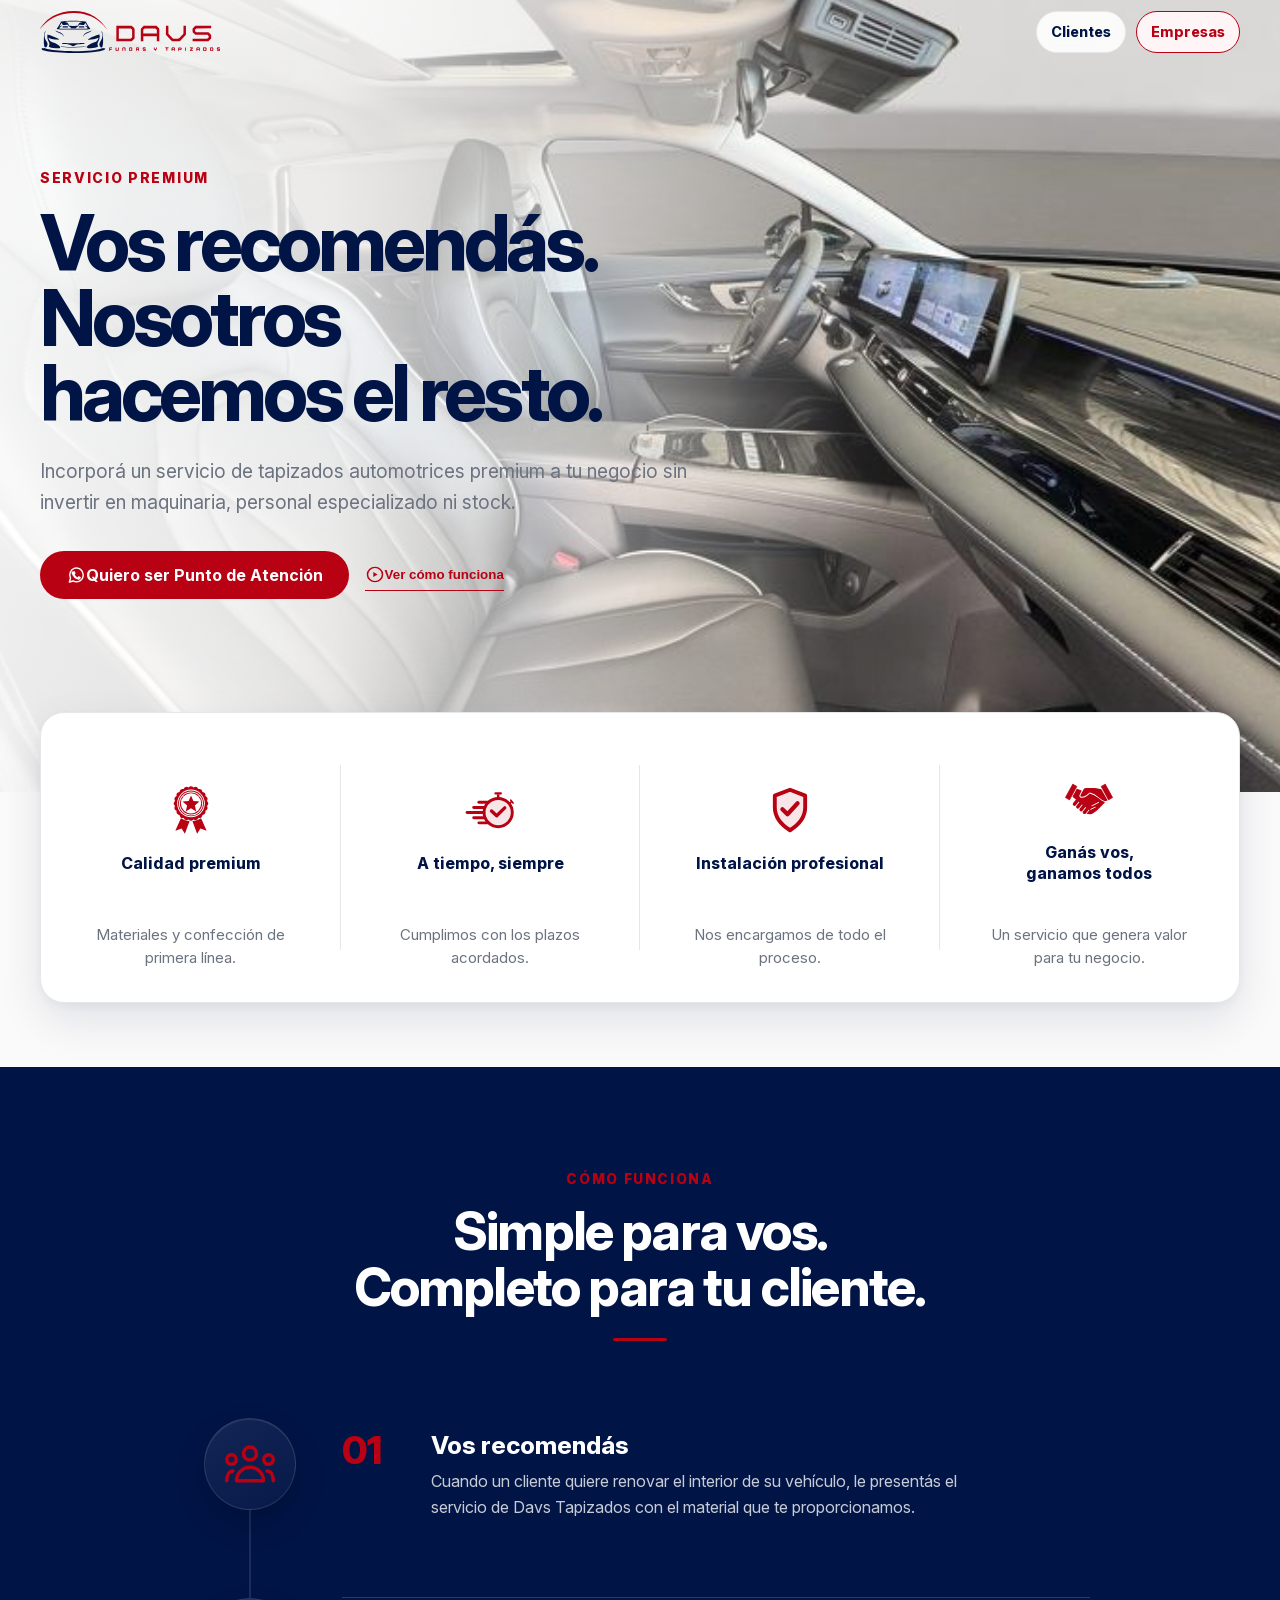
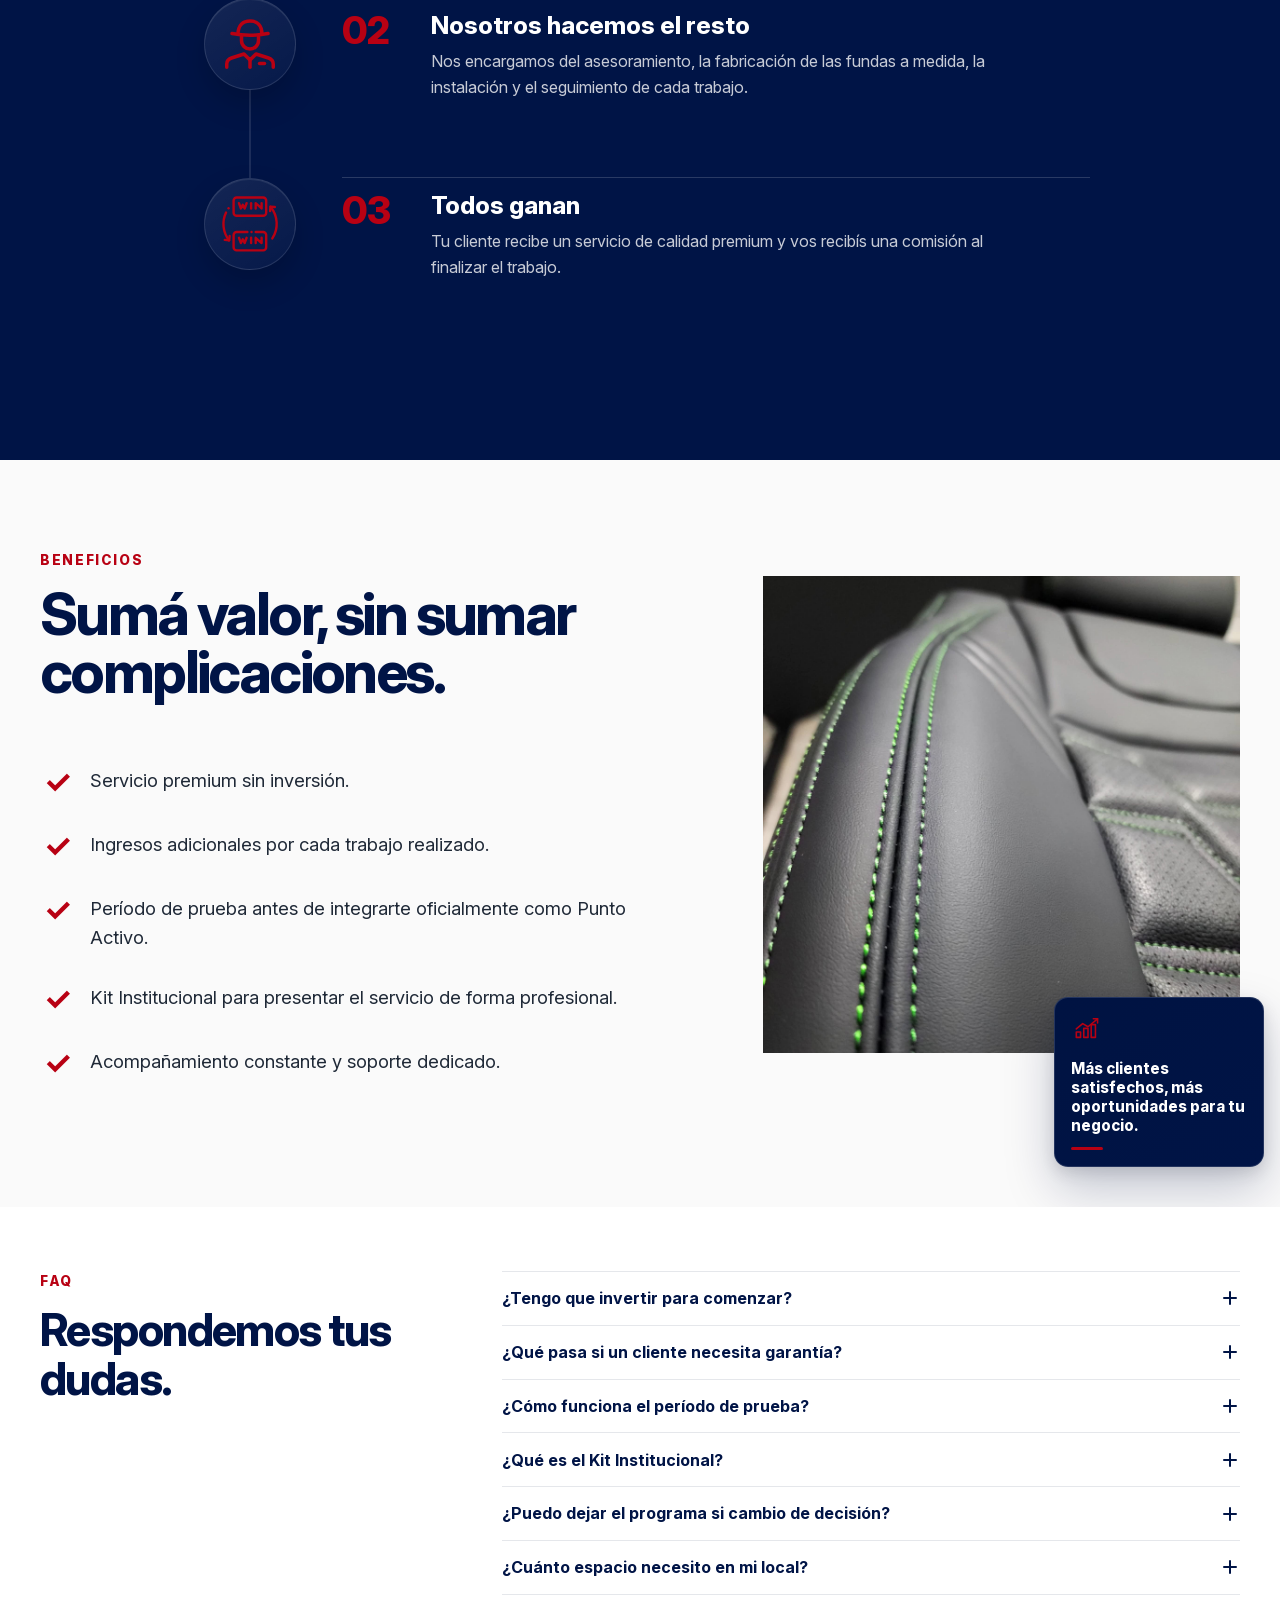
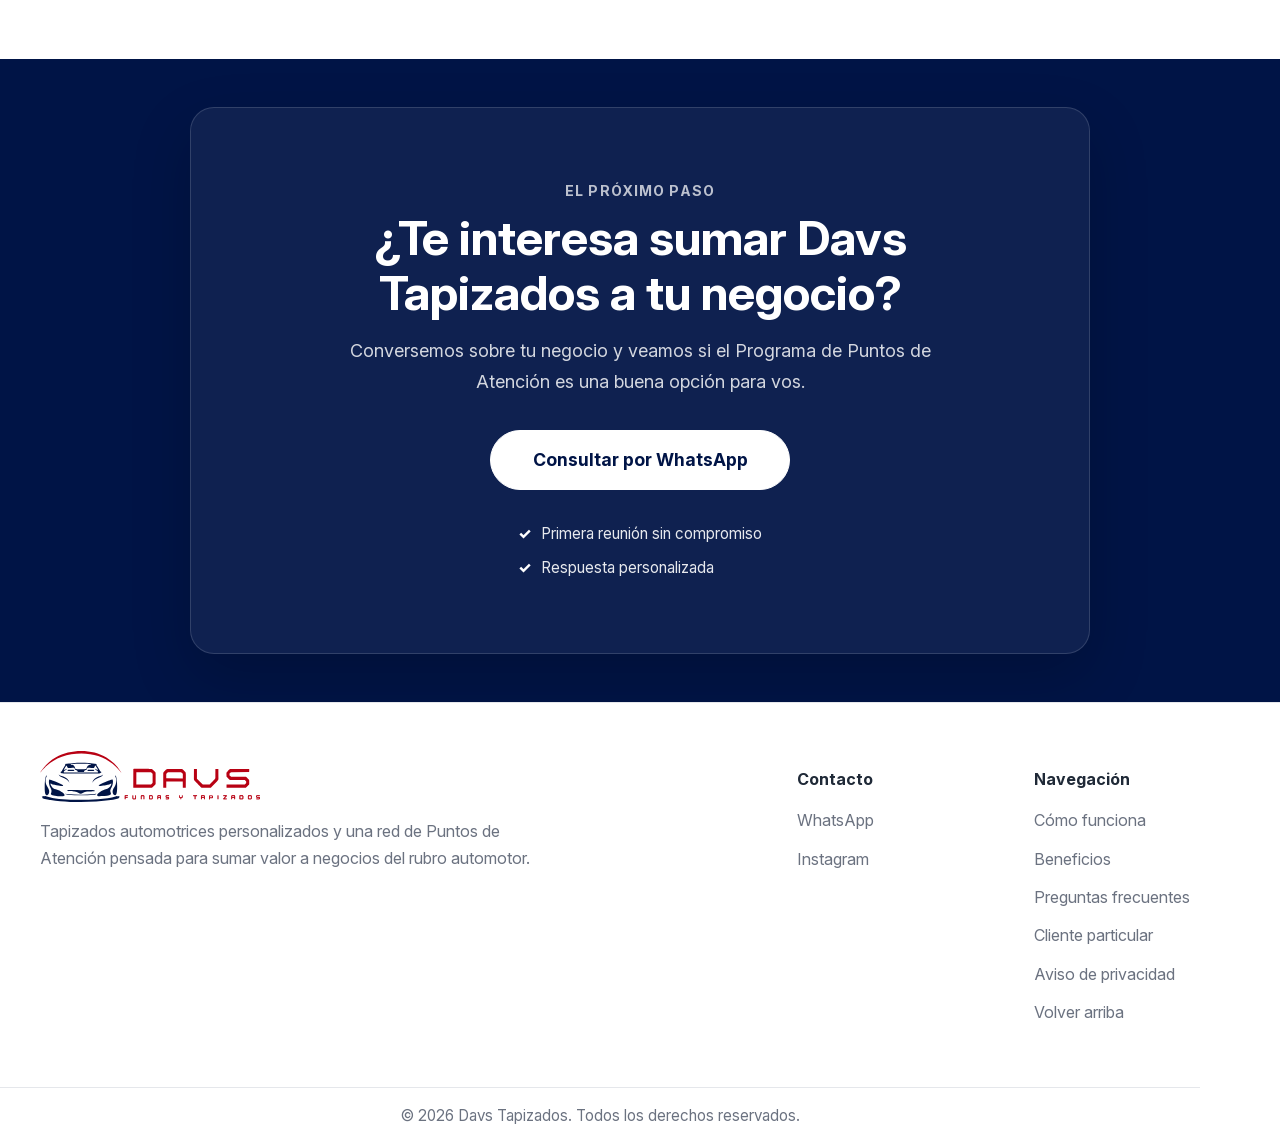
<file: index.html>
<!doctype html>
<html lang="es">
  <head>
    <!-- Configuración básica -->
    <meta charset="UTF-8" />
    <meta name="viewport" content="width=device-width, initial-scale=1" />

    <!-- SEO -->
    <title>Programa de Puntos de Atención | Davs Tapizados</title>

    <meta
      name="description"
      content="Incorporá un servicio premium de tapizados automotrices a tu negocio sin invertir en maquinaria, personal especializado ni stock. Conocé el Programa de Puntos de Atención de Davs Tapizados."
    />

    <meta name="robots" content="index, follow" />

    <!-- URL canónica -->
    <link rel="canonical" href="https://davstapizados.com/" />

    <meta name="author" content="Davs Tapizados" />
    <meta name="theme-color" content="#b80113" />

    <!-- Open Graph (Facebook, WhatsApp, LinkedIn, etc.) -->
    <meta property="og:type" content="website" />
    <meta property="og:url" content="https://davstapizados.com/" />
    <meta
      property="og:title"
      content="Programa de Puntos de Atención | Davs Tapizados"
    />
    <meta
      property="og:description"
      content="Incorporá un servicio premium de tapizados automotrices a tu negocio sin invertir en maquinaria, personal especializado ni stock."
    />
    <meta
      property="og:image"
      content="https://davstapizados.com/assets/images/hero-interior.webp"
    />
    <meta property="og:site_name" content="Davs Tapizados" />
    <meta property="og:locale" content="es_AR" />

    <!-- Twitter / X Cards -->
    <meta name="twitter:card" content="summary_large_image" />
    <meta
      name="twitter:title"
      content="Programa de Puntos de Atención | Davs Tapizados"
    />
    <meta
      name="twitter:description"
      content="Incorporá un servicio premium de tapizados automotrices a tu negocio sin invertir en maquinaria, personal especializado ni stock."
    />
    <meta
      name="twitter:image"
      content="https://davstapizados.com/assets/images/hero-interior.webp"
    />

    <!-- Datos estructurados (Schema.org) -->
    <script type="application/ld+json">
      {
        "@context": "https://schema.org",
        "@type": "AutomotiveBusiness",
        "name": "Davs Tapizados",
        "url": "https://davstapizados.com",
        "logo": "https://davstapizados.com/assets/logos/logo-davs-horizontal.svg",
        "image": "https://davstapizados.com/assets/images/hero-interior.webp",
        "description": "Programa de Puntos de Atención para negocios del sector automotor. Davs Tapizados fabrica e instala fundas automotrices personalizadas.",
        "telephone": "+54 9 11 3201-6031",
        "sameAs": ["https://www.instagram.com/davstapizados"],
        "areaServed": "AR"
      }
    </script>

    <!-- Favicons -->
    <!-- Favicon circular de Davs -->
    <link
      rel="icon"
      type="image/png"
      sizes="512x512"
      href="assets/icons/favicon-davs-circular.png?v=2"
    />

    <!-- Aplicación y manifest -->
    <meta name="apple-mobile-web-app-title" content="Davs Tapizados" />
    <meta name="application-name" content="Davs Tapizados" />
    <link rel="manifest" href="assets/icons/site.webmanifest" />

    <!-- Estilos -->
    <link rel="stylesheet" href="styles/style.css" />
  </head>

  <body>
    <a class="skip-link" href="#contenido-principal">
      Saltar al contenido principal
    </a>
    <header class="site-header">
      <div class="container site-header__content">
        <a class="brand" href="#hero" aria-label="Davs Tapizados, inicio">
          <img
            class="brand__logo"
            src="assets/logos/logo-davs-horizontal.svg"
            alt="Davs Tapizados"
          />
        </a>

        <nav
          class="site-header__audiences"
          aria-label="Elegir tipo de visitante"
        >
          <a class="site-header__audience" href="clientes/"> Clientes </a>

          <a class="site-header__audience" href="#hero" aria-current="page">
            Empresas
          </a>
        </nav>
      </div>
    </header>

    <main id="contenido-principal">
      <section id="hero" class="hero">
        <div class="hero__media" aria-hidden="true">
          <img
            class="hero__video"
            src="assets/images/hero-interior.webp"
            alt=""
          />
        </div>

        <div class="hero__overlay"></div>

        <div class="container hero__content">
          <p class="hero__eyebrow">Servicio premium</p>

          <h1 class="hero__title">
            Vos recomendás. Nosotros hacemos el resto.
          </h1>

          <p class="hero__description">
            Incorporá un servicio de tapizados automotrices premium a tu negocio
            sin invertir en maquinaria, personal especializado ni stock.
          </p>

          <div class="hero__actions">
            <a
              class="button button--primary"
              href="https://wa.me/5491132016031?text=Hola,%20me%20interesa%20conocer%20el%20Programa%20de%20Puntos%20de%20Atenci%C3%B3n%20de%20Davs%20Tapizados.%0A%0AQuisiera%20saber%20c%C3%B3mo%20funciona%20y%20si%20mi%20negocio%20puede%20formar%20parte."
              target="_blank"
              rel="noopener noreferrer"
              aria-label="Contactar por WhatsApp"
            >
              <img
                class="button__icon"
                src="assets/icons/whatsapp.svg"
                alt=""
                aria-hidden="true"
              />

              <span>Quiero ser Punto de Atención</span>
            </a>

            <button
              class="button button--secondary"
              type="button"
              data-explainer-open
            >
              <img
                class="button__icon"
                src="assets/icons/play.svg"
                alt=""
                aria-hidden="true"
              />

              <span>Ver cómo funciona</span>
            </button>
          </div>
        </div>
      </section>
      <section class="trust-strip" aria-label="Ventajas del servicio">
        <div class="container">
          <div class="trust-grid">
            <!-- CALIDAD PREMIUM -->
            <div class="trust-card">
              <div class="trust-card__inner">
                <div class="trust-card__front">
                  <img
                    src="assets/icons/quality.svg"
                    alt=""
                    class="trust-card__icon"
                    aria-hidden="true"
                  />

                  <h3>Calidad premium</h3>
                </div>

                <div class="trust-card__back">
                  <p>Materiales y confección de primera línea.</p>
                </div>
              </div>
            </div>

            <!-- A TIEMPO -->
            <div class="trust-card">
              <div class="trust-card__inner">
                <div class="trust-card__front">
                  <img
                    src="assets/icons/clock.svg"
                    alt=""
                    class="trust-card__icon"
                    aria-hidden="true"
                  />

                  <h3>A tiempo, siempre</h3>
                </div>

                <div class="trust-card__back">
                  <p>Cumplimos con los plazos acordados.</p>
                </div>
              </div>
            </div>

            <!-- INSTALACIÓN -->
            <div class="trust-card">
              <div class="trust-card__inner">
                <div class="trust-card__front">
                  <img
                    src="assets/icons/installation.svg"
                    alt=""
                    class="trust-card__icon"
                    aria-hidden="true"
                  />

                  <h3>Instalación profesional</h3>
                </div>

                <div class="trust-card__back">
                  <p>Nos encargamos de todo el proceso.</p>
                </div>
              </div>
            </div>

            <!-- TODOS GANAN -->
            <div class="trust-card">
              <div class="trust-card__inner">
                <div class="trust-card__front">
                  <img
                    src="assets/icons/handshake.svg"
                    alt=""
                    class="trust-card__icon"
                    aria-hidden="true"
                  />

                  <h3>Ganás vos,<br />ganamos todos</h3>
                </div>

                <div class="trust-card__back">
                  <p>Un servicio que genera valor para tu negocio.</p>
                </div>
              </div>
            </div>
          </div>
        </div>
      </section>

      <section id="como-funciona" class="how-it-works">
        <div class="container how-it-works__container">
          <header class="how-it-works__header">
            <p class="how-it-works__eyebrow">Cómo funciona</p>

            <h2 class="how-it-works__title">
              Simple para vos.<br />
              Completo para tu cliente.
            </h2>

            <span class="how-it-works__accent" aria-hidden="true"></span>
          </header>

          <div class="how-it-works__steps">
            <!-- PASO 01 -->
            <article class="how-step">
              <div class="how-step__visual">
                <div class="how-step__icon" aria-hidden="true">
                  <img
                    src="assets/icons/recommend.svg"
                    alt=""
                    class="how-step__icon-image"
                  />
                </div>
              </div>

              <div class="how-step__content">
                <span class="how-step__number">01</span>

                <div class="how-step__text">
                  <h3>Vos recomendás</h3>

                  <p>
                    Cuando un cliente quiere renovar el interior de su vehículo,
                    le presentás el servicio de Davs Tapizados con el material
                    que te proporcionamos.
                  </p>
                </div>
              </div>
            </article>

            <!-- PASO 02 -->
            <article class="how-step">
              <div class="how-step__visual">
                <div class="how-step__icon" aria-hidden="true">
                  <img
                    src="assets/icons/work.svg"
                    alt=""
                    class="how-step__icon-image"
                  />
                </div>
              </div>

              <div class="how-step__content">
                <span class="how-step__number">02</span>

                <div class="how-step__text">
                  <h3>Nosotros hacemos el resto</h3>

                  <p>
                    Nos encargamos del asesoramiento, la fabricación de las
                    fundas a medida, la instalación y el seguimiento de cada
                    trabajo.
                  </p>
                </div>
              </div>
            </article>

            <!-- PASO 03 -->
            <article class="how-step">
              <div class="how-step__visual">
                <div class="how-step__icon" aria-hidden="true">
                  <img
                    src="assets/icons/win.svg"
                    alt=""
                    class="how-step__icon-image"
                  />
                </div>
              </div>

              <div class="how-step__content">
                <span class="how-step__number">03</span>

                <div class="how-step__text">
                  <h3>Todos ganan</h3>

                  <p>
                    Tu cliente recibe un servicio de calidad premium y vos
                    recibís una comisión al finalizar el trabajo.
                  </p>
                </div>
              </div>
            </article>
          </div>
        </div>
      </section>

      <section
        id="beneficios"
        class="business-benefits"
        aria-labelledby="business-benefits-title"
      >
        <div class="container business-benefits__layout">
          <div class="business-benefits__content">
            <p class="business-benefits__eyebrow">Beneficios</p>

            <h2 id="business-benefits-title" class="business-benefits__title">
              Sumá valor, sin sumar complicaciones.
            </h2>

            <ul class="business-benefits__list">
              <li class="business-benefits__item">
                <span class="business-benefits__check" aria-hidden="true"
                  >✓</span
                >
                <span>Servicio premium sin inversión.</span>
              </li>

              <li class="business-benefits__item">
                <span class="business-benefits__check" aria-hidden="true"
                  >✓</span
                >
                <span>Ingresos adicionales por cada trabajo realizado.</span>
              </li>

              <li class="business-benefits__item">
                <span class="business-benefits__check" aria-hidden="true"
                  >✓</span
                >
                <span>
                  Período de prueba antes de integrarte oficialmente como Punto
                  Activo.
                </span>
              </li>

              <li class="business-benefits__item">
                <span class="business-benefits__check" aria-hidden="true"
                  >✓</span
                >
                <span>
                  Kit Institucional para presentar el servicio de forma
                  profesional.
                </span>
              </li>

              <li class="business-benefits__item">
                <span class="business-benefits__check" aria-hidden="true"
                  >✓</span
                >
                <span>Acompañamiento constante y soporte dedicado.</span>
              </li>
            </ul>
          </div>

          <div class="business-benefits__visual">
            <div
              class="business-benefits__gallery"
              aria-label="Trabajos realizados por Davs Tapizados"
              aria-roledescription="carrusel"
              data-benefits-carousel
            >
              <div class="business-benefits__image-wrapper">
                <!-- DETALLE DE COSTURA -->
                <figure
                  class="business-benefits__slide is-active"
                  role="group"
                  aria-roledescription="diapositiva"
                  aria-label="1 de 5"
                  aria-hidden="false"
                  data-benefits-slide
                >
                  <img
                    class="business-benefits__image"
                    src="assets/images/services/detalle-costura.jpg"
                    alt="Detalle de tapizado negro con costuras verdes"
                    decoding="async"
                  />
                  <figcaption>Detalle de costura</figcaption>
                </figure>

                <!-- TAPIZADO AUTOMOTRIZ -->
                <figure
                  class="business-benefits__slide"
                  role="group"
                  aria-roledescription="diapositiva"
                  aria-label="2 de 5"
                  aria-hidden="true"
                  data-benefits-slide
                >
                  <img
                    class="business-benefits__image"
                    src="assets/images/services/tapizado-automotriz.jpg"
                    alt="Butacas automotrices tapizadas en negro"
                    loading="lazy"
                    decoding="async"
                  />
                  <figcaption>Tapizado automotriz</figcaption>
                </figure>

                <!-- VOLANTE PERSONALIZADO -->
                <figure
                  class="business-benefits__slide"
                  role="group"
                  aria-roledescription="diapositiva"
                  aria-label="3 de 5"
                  aria-hidden="true"
                  data-benefits-slide
                >
                  <img
                    class="business-benefits__image"
                    src="assets/images/services/volante-personalizado.jpg"
                    alt="Volante personalizado en negro y marrón"
                    loading="lazy"
                    decoding="async"
                  />
                  <figcaption>Volante personalizado</figcaption>
                </figure>

                <!-- ASIENTO DE MOTO -->
                <figure
                  class="business-benefits__slide"
                  role="group"
                  aria-roledescription="diapositiva"
                  aria-label="4 de 5"
                  aria-hidden="true"
                  data-benefits-slide
                >
                  <img
                    class="business-benefits__image"
                    src="assets/images/services/asiento-moto.jpg"
                    alt="Asiento de moto personalizado en negro"
                    loading="lazy"
                    decoding="async"
                  />
                  <figcaption>Tapizado de asiento de moto</figcaption>
                </figure>

                <!-- ORGANIZADOR DE ASIENTO -->
                <figure
                  class="business-benefits__slide"
                  role="group"
                  aria-roledescription="diapositiva"
                  aria-label="5 de 5"
                  aria-hidden="true"
                  data-benefits-slide
                >
                  <img
                    class="business-benefits__image"
                    src="assets/images/services/organizador-asiento.jpg"
                    alt="Organizador marrón instalado detrás de un asiento"
                    loading="lazy"
                    decoding="async"
                  />
                  <figcaption>Organizador de asiento</figcaption>
                </figure>
              </div>

              <div
                class="business-benefits__dots"
                role="group"
                aria-label="Elegir trabajo"
              >
                <button
                  class="is-active"
                  type="button"
                  aria-label="Mostrar detalle de costura"
                  aria-current="true"
                  data-benefits-dot="0"
                ></button>

                <button
                  type="button"
                  aria-label="Mostrar tapizado automotriz"
                  aria-current="false"
                  data-benefits-dot="1"
                ></button>

                <button
                  type="button"
                  aria-label="Mostrar volante personalizado"
                  aria-current="false"
                  data-benefits-dot="2"
                ></button>

                <button
                  type="button"
                  aria-label="Mostrar asiento de moto"
                  aria-current="false"
                  data-benefits-dot="3"
                ></button>

                <button
                  type="button"
                  aria-label="Mostrar organizador de asiento"
                  aria-current="false"
                  data-benefits-dot="4"
                ></button>
              </div>
            </div>

            <div class="business-benefits__card">
              <div class="business-benefits__card-icon" aria-hidden="true">
                <svg
                  viewBox="0 0 64 64"
                  fill="none"
                  xmlns="http://www.w3.org/2000/svg"
                >
                  <path
                    d="M10 44V34H18V44H10ZM24 44V27H32V44H24ZM38 44V20H46V44H38Z"
                    stroke="currentColor"
                    stroke-width="3"
                    stroke-linejoin="round"
                  />

                  <path
                    d="M10 28L22 18L32 24L50 9"
                    stroke="currentColor"
                    stroke-width="3"
                    stroke-linecap="round"
                    stroke-linejoin="round"
                  />

                  <path
                    d="M42 9H50V17"
                    stroke="currentColor"
                    stroke-width="3"
                    stroke-linecap="round"
                    stroke-linejoin="round"
                  />
                </svg>
              </div>

              <p class="business-benefits__card-text">
                Más clientes satisfechos, más oportunidades para tu negocio.
              </p>

              <span
                class="business-benefits__card-accent"
                aria-hidden="true"
              ></span>
            </div>
          </div>
        </div>
      </section>

      <section id="faq" class="faq" aria-labelledby="faq-title">
        <div class="container faq__layout">
          <header class="faq__header">
            <p class="faq__eyebrow">FAQ</p>

            <h2 id="faq-title" class="faq__title">Respondemos tus dudas.</h2>
          </header>

          <div class="faq__list">
            <details class="faq__item" name="faq-davs">
              <summary class="faq__question">
                <span>¿Tengo que invertir para comenzar?</span>
                <span class="faq__icon" aria-hidden="true"></span>
              </summary>

              <div class="faq__answer">
                <p>
                  No necesitás comprar maquinaria, contratar personal
                  especializado ni mantener stock. Davs Tapizados realiza el
                  trabajo técnico mientras vos incorporás el servicio a tu
                  negocio.
                </p>
              </div>
            </details>

            <details class="faq__item" name="faq-davs">
              <summary class="faq__question">
                <span>¿Qué pasa si un cliente necesita garantía?</span>
                <span class="faq__icon" aria-hidden="true"></span>
              </summary>

              <div class="faq__answer">
                <p>
                  La garantía y la atención postventa son responsabilidad de
                  Davs Tapizados. Si aparece un inconveniente relacionado con
                  nuestro trabajo, nosotros gestionamos el seguimiento y la
                  resolución.
                </p>
              </div>
            </details>

            <details class="faq__item" name="faq-davs">
              <summary class="faq__question">
                <span>¿Cómo funciona el período de prueba?</span>
                <span class="faq__icon" aria-hidden="true"></span>
              </summary>

              <div class="faq__answer">
                <p>
                  El programa comienza con un período de prueba de hasta 30 días
                  o las primeras 3 ventas, lo que ocurra primero. Al finalizar,
                  evaluaremos la experiencia y la posible incorporación del
                  comercio como Punto Activo.
                </p>
              </div>
            </details>

            <details class="faq__item" name="faq-davs">
              <summary class="faq__question">
                <span>¿Qué es el Kit Institucional?</span>
                <span class="faq__icon" aria-hidden="true"></span>
              </summary>

              <div class="faq__answer">
                <p>
                  Brindamos materiales de exhibición sin costo de inversión,
                  preparados para mostrar la propuesta y ayudarte a presentar el
                  servicio de forma profesional a tus clientes. Puede incluir
                  butacas con muestras de fundas tapizadas, volantes, banners y
                  otros materiales. Su contenido puede variar.
                </p>
              </div>
            </details>

            <details class="faq__item" name="faq-davs">
              <summary class="faq__question">
                <span>¿Puedo dejar el programa si cambio de decisión?</span>
                <span class="faq__icon" aria-hidden="true"></span>
              </summary>

              <div class="faq__answer">
                <p>
                  Sí. Tanto Davs Tapizados como el Punto de Atención pueden
                  finalizar la colaboración en cualquier momento comunicándolo a
                  la otra parte. Al finalizar, deberá devolverse el Kit
                  Institucional.
                </p>
              </div>
            </details>

            <details class="faq__item" name="faq-davs">
              <summary class="faq__question">
                <span>¿Cuánto espacio necesito en mi local?</span>
                <span class="faq__icon" aria-hidden="true"></span>
              </summary>

              <div class="faq__answer">
                <p>
                  El Kit Institucional y los volantes requieren únicamente un
                  espacio de exhibición. Cuando se inicia un trabajo con un
                  cliente, puede ser necesario disponer temporalmente de espacio
                  para desmontar las butacas. Las medidas, los moldes y la
                  fabricación se realizan en nuestro taller.
                </p>
              </div>
            </details>
          </div>
        </div>
      </section>

      <section id="contacto" class="cta" aria-labelledby="cta-title">
        <div class="container">
          <div class="cta__panel">
            <p class="cta__eyebrow">El próximo paso</p>

            <h2 id="cta-title" class="cta__title">
              ¿Te interesa sumar Davs Tapizados a tu negocio?
            </h2>

            <p class="cta__description">
              Conversemos sobre tu negocio y veamos si el Programa de Puntos de
              Atención es una buena opción para vos.
            </p>

            <a
              class="button button--cta"
              href="https://wa.me/5491132016031?text=Hola,%20me%20interesa%20conocer%20el%20Programa%20de%20Puntos%20de%20Atenci%C3%B3n%20de%20Davs%20Tapizados.%0A%0AQuisiera%20saber%20c%C3%B3mo%20funciona%20y%20si%20mi%20negocio%20puede%20formar%20parte."
              target="_blank"
              rel="noopener noreferrer"
              aria-label="Contactar por WhatsApp"
            >
              Consultar por WhatsApp
            </a>

            <ul class="cta__benefits">
              <li>Primera reunión sin compromiso</li>
              <li>Respuesta personalizada</li>
            </ul>
          </div>
        </div>
      </section>
    </main>

    <div class="business-explainer" data-business-explainer hidden>
      <button
        class="business-explainer__backdrop"
        type="button"
        aria-label="Cerrar explicación"
        data-explainer-close
      ></button>

      <section
        class="business-explainer__dialog"
        role="dialog"
        aria-modal="true"
        aria-labelledby="business-explainer-title"
        aria-describedby="business-explainer-description"
        tabindex="-1"
        data-explainer-dialog
      >
        <button
          class="business-explainer__close"
          type="button"
          aria-label="Cerrar"
          data-explainer-close
        >
          ×
        </button>

        <p class="business-explainer__eyebrow">Video explicativo</p>

        <h2 id="business-explainer-title">Así funciona el programa.</h2>

        <p id="business-explainer-description">
          Un recorrido breve por el trabajo entre tu negocio y Davs Tapizados.
        </p>

        <div class="business-explainer__stage" aria-live="polite">
          <article
            class="business-explainer__scene is-active"
            data-explainer-scene
          >
            <span class="business-explainer__number">01</span>

            <img src="assets/icons/recommend.svg" alt="" aria-hidden="true" />

            <h3>Presentás la propuesta</h3>

            <p>
              Detectás la necesidad y le mostrás a tu cliente las opciones
              disponibles.
            </p>
          </article>

          <article
            class="business-explainer__scene"
            data-explainer-scene
            hidden
          >
            <span class="business-explainer__number">02</span>

            <img src="assets/icons/work.svg" alt="" aria-hidden="true" />

            <h3>Nos enviás la consulta</h3>

            <p>
              Reunimos los datos del vehículo y preparamos un presupuesto
              personalizado.
            </p>
          </article>

          <article
            class="business-explainer__scene"
            data-explainer-scene
            hidden
          >
            <span class="business-explainer__number">03</span>

            <img src="assets/icons/quality.svg" alt="" aria-hidden="true" />

            <h3>Fabricamos a medida</h3>

            <p>
              Davs se ocupa de los materiales, los moldes, la confección y el
              control de calidad.
            </p>
          </article>

          <article
            class="business-explainer__scene"
            data-explainer-scene
            hidden
          >
            <span class="business-explainer__number">04</span>

            <img
              src="assets/icons/installation.svg"
              alt=""
              aria-hidden="true"
            />

            <h3>Instalamos y acompañamos</h3>

            <p>
              Coordinamos el trabajo, la instalación y cualquier seguimiento
              posterior.
            </p>
          </article>

          <article
            class="business-explainer__scene"
            data-explainer-scene
            hidden
          >
            <span class="business-explainer__number">05</span>

            <img src="assets/icons/handshake.svg" alt="" aria-hidden="true" />

            <h3>Todos suman valor</h3>

            <p>
              Tu cliente recibe calidad premium y tu negocio incorpora una nueva
              oportunidad.
            </p>
          </article>
        </div>

        <div class="business-explainer__timeline" aria-hidden="true">
          <span data-explainer-progress></span>
        </div>

        <div class="business-explainer__controls">
          <button
            type="button"
            aria-label="Escena anterior"
            data-explainer-previous
          >
            ‹
          </button>

          <button type="button" data-explainer-toggle>Reproducir</button>

          <button
            type="button"
            aria-label="Escena siguiente"
            data-explainer-next
          >
            ›
          </button>
        </div>
      </section>
    </div>

    <footer class="site-footer">
      <div class="container site-footer__layout">
        <div class="site-footer__brand">
          <a
            class="site-footer__logo-link"
            href="#hero"
            aria-label="Volver al inicio"
          >
            <img
              class="site-footer__logo"
              src="assets/logos/logo-davs-horizontal.svg"
              alt="Davs Tapizados"
            />
          </a>

          <p class="site-footer__description">
            Tapizados automotrices personalizados y una red de Puntos de
            Atención pensada para sumar valor a negocios del rubro automotor.
          </p>
        </div>

        <div class="site-footer__links">
          <div>
            <p class="site-footer__heading">Contacto</p>

            <a
              href="https://wa.me/5491132016031?text=Hola,%20me%20interesa%20conocer%20el%20Programa%20de%20Puntos%20de%20Atenci%C3%B3n%20de%20Davs%20Tapizados.%0A%0AQuisiera%20saber%20c%C3%B3mo%20funciona%20y%20si%20mi%20negocio%20puede%20formar%20parte."
              target="_blank"
              rel="noopener noreferrer"
            >
              WhatsApp
            </a>

            <a
              href="https://www.instagram.com/davstapizados"
              target="_blank"
              rel="noopener noreferrer"
            >
              Instagram
            </a>
          </div>

          <div>
            <p class="site-footer__heading">Navegación</p>

            <a href="#como-funciona">Cómo funciona</a>
            <a href="#beneficios">Beneficios</a>
            <a href="#faq">Preguntas frecuentes</a>
            <a href="clientes/">Cliente particular</a>
            <a href="privacidad/">Aviso de privacidad</a>
            <a href="#hero">Volver arriba</a>
          </div>
        </div>
      </div>

      <div class="container site-footer__bottom">
        <p>© 2026 Davs Tapizados. Todos los derechos reservados.</p>
      </div>
    </footer>
    <script src="assets/js/business-explainer.js"></script>
    <script src="assets/js/business-benefits-carousel.js"></script>
  </body>
</html>
</file>
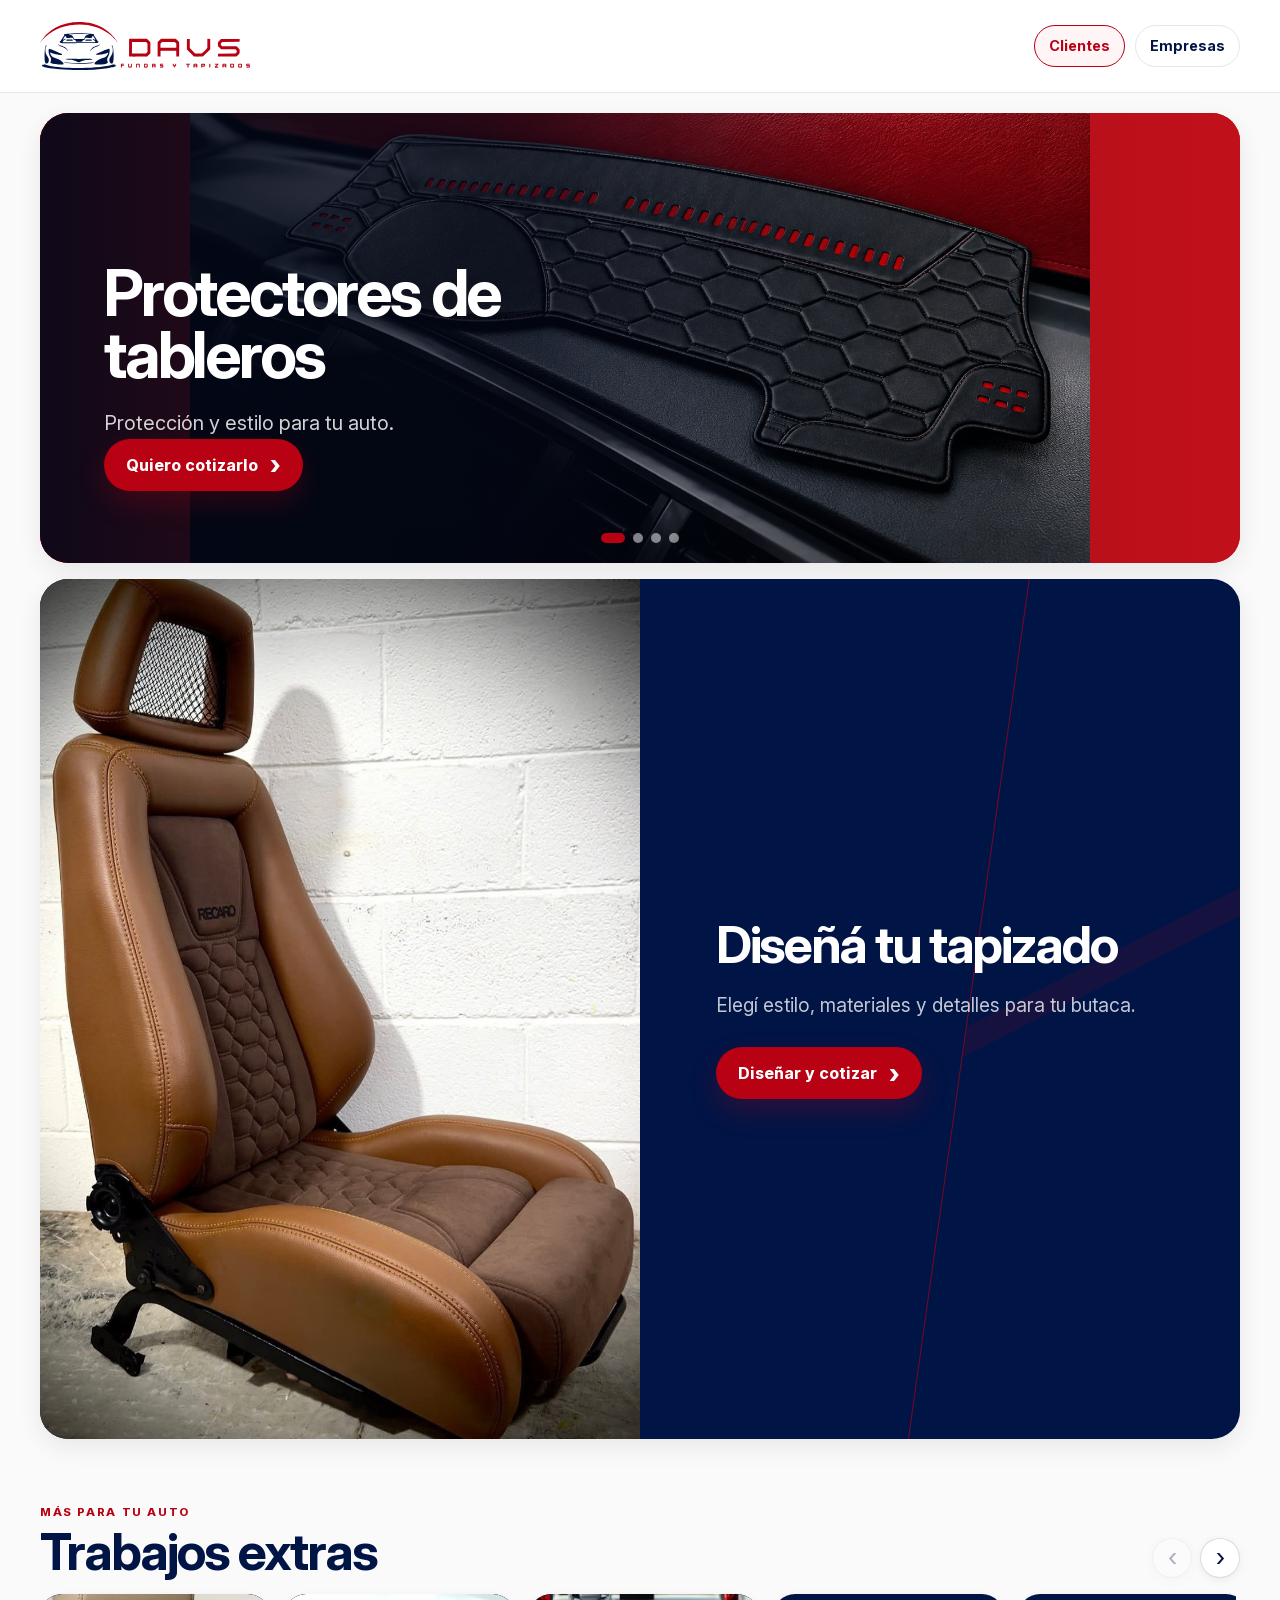
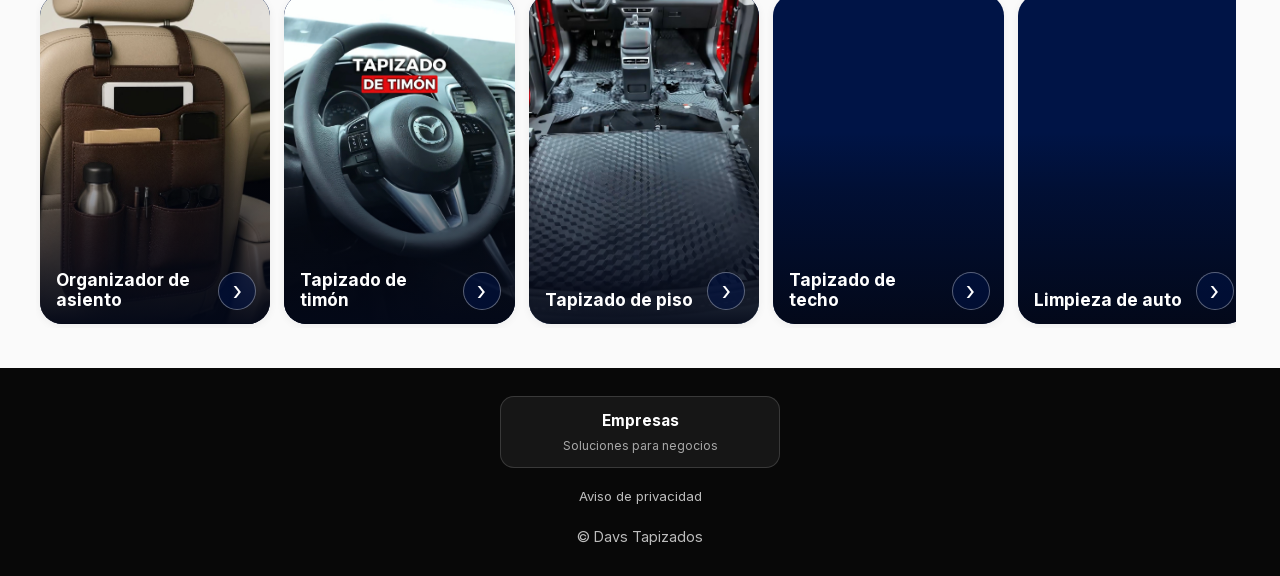
<file: clientes/index.html>
<!doctype html>
<html lang="es">
  <head>
    <meta charset="utf-8" />

    <meta
      name="viewport"
      content="width=device-width, initial-scale=1, viewport-fit=cover"
    />

    <title>Diseñá tus fundas | Davs Tapizados</title>

    <meta
      name="description"
      content="Diseñá una idea para el interior de tu auto, elegí materiales, colores y detalles, y solicitá tu presupuesto a Davs Tapizados."
    />
    <meta name="robots" content="index, follow" />
    <link rel="canonical" href="https://davstapizados.com/clientes/" />

    <meta name="author" content="Davs Tapizados" />
    <meta name="theme-color" content="#b80113" />

    <!-- Open Graph: Facebook, WhatsApp y LinkedIn -->
    <meta property="og:type" content="website" />
    <meta property="og:url" content="https://davstapizados.com/clientes/" />
    <meta property="og:title" content="Diseñá tus fundas | Davs Tapizados" />
    <meta
      property="og:description"
      content="Diseñá una idea para el interior de tu auto, elegí materiales, colores y detalles, y solicitá tu presupuesto a Davs Tapizados."
    />
    <meta
      property="og:image"
      content="https://davstapizados.com/assets/clientes/protectores/tapete-portada-social.jpg"
    />
    <meta
      property="og:image:alt"
      content="Protectores de tablero personalizados de Davs Tapizados"
    />
    <meta property="og:site_name" content="Davs Tapizados" />
    <meta property="og:locale" content="es_AR" />

    <!-- Twitter / X -->
    <meta name="twitter:card" content="summary_large_image" />
    <meta name="twitter:title" content="Diseñá tus fundas | Davs Tapizados" />
    <meta
      name="twitter:description"
      content="Diseñá una idea para el interior de tu auto y solicitá tu presupuesto a Davs Tapizados."
    />
    <meta
      name="twitter:image"
      content="https://davstapizados.com/assets/clientes/protectores/tapete-portada-social.jpg"
    />

    <!-- Aplicación y manifest -->
    <meta name="apple-mobile-web-app-title" content="Davs Tapizados" />
    <meta name="application-name" content="Davs Tapizados" />
    <link rel="manifest" href="../assets/icons/site.webmanifest" />
    <!-- Favicon circular de Davs -->
    <link
      rel="icon"
      type="image/png"
      sizes="512x512"
      href="../assets/icons/favicon-davs-circular.png?v=2"
    />
    <!-- Estilos compartidos de Davs -->
    <link rel="stylesheet" href="../styles/tokens.css" />
    <link rel="stylesheet" href="../styles/base.css" />
    <link rel="stylesheet" href="../styles/layout.css" />
    <link rel="stylesheet" href="../styles/components.css" />

    <!-- Estilos exclusivos de /clientes/ -->
    <link rel="stylesheet" href="../styles/clientes/clientes.css" />
    <link rel="stylesheet" href="../styles/clientes/configurator.css" />

    <!-- JavaScript exclusivo del configurador -->
    <script src="../assets/js/clientes-configurator.js" defer></script>
    <script src="../assets/js/clientes-showcase.js" defer></script>
    <script src="../assets/js/clientes-extras.js" defer></script>
  </head>

  <body class="clientes-page">
    <a class="skip-link" href="#contenido-principal">
      Ir al contenido principal
    </a>

    <!-- ==================================================
         HEADER B2C
    =================================================== -->
    <header class="clientes-header">
      <div class="clientes-showroom__header">
        <a
          class="clientes-showroom__logo"
          href="../"
          aria-label="Davs Tapizados - Ir al inicio"
        >
          <img
            src="../assets/logos/logo-davs-horizontal.svg"
            alt="Davs Tapizados"
          />
        </a>

        <nav
          class="clientes-showroom__audience"
          aria-label="Elegir tipo de cliente"
        >
          <a
            class="clientes-showroom__audience-link"
            href="./"
            aria-current="page"
          >
            Clientes
          </a>

          <a class="clientes-showroom__audience-link" href="../"> Empresas </a>
        </nav>
      </div>
    </header>

    <main id="contenido-principal">
      <!-- ==================================================
           HERO
      =================================================== -->
      <section
        class="clientes-hero"
        aria-label="Productos y configurador de Davs Tapizados"
      >
        <!-- Protectores de tableros -->
        <section
          class="clientes-dashboard"
          id="protectores-tablero"
          aria-labelledby="clientes-hero-title"
          aria-roledescription="carrusel"
          data-dashboard-carousel
        >
          <div class="clientes-dashboard__viewport">
            <div class="clientes-dashboard__track" data-dashboard-track>
              <figure
                class="clientes-dashboard__item is-active"
                role="group"
                aria-roledescription="diapositiva"
                aria-label="1 de 4"
                aria-hidden="false"
                data-dashboard-slide
              >
                <img
                  src="../assets/clientes/protectores/tapete-portada.webp"
                  alt="Protector negro personalizado para tablero con detalles rojos"
                />
              </figure>

              <figure
                class="clientes-dashboard__item"
                role="group"
                aria-roledescription="diapositiva"
                aria-label="2 de 4"
                aria-hidden="true"
                data-dashboard-slide
              >
                <img
                  src="../assets/clientes/protectores/protector-gol.webp"
                  alt="Protector personalizado para tablero de Volkswagen Gol"
                />
              </figure>

              <figure
                class="clientes-dashboard__item"
                role="group"
                aria-roledescription="diapositiva"
                aria-label="3 de 4"
                aria-hidden="true"
                data-dashboard-slide
              >
                <img
                  src="../assets/clientes/protectores/protector-bmw.jpg"
                  alt="Protector personalizado para tablero de BMW"
                />
              </figure>

              <figure
                class="clientes-dashboard__item"
                role="group"
                aria-roledescription="diapositiva"
                aria-label="4 de 4"
                aria-hidden="true"
                data-dashboard-slide
              >
                <img
                  src="../assets/clientes/protectores/protector-montero.webp"
                  alt="Protector personalizado para tablero de Mitsubishi Montero"
                />
              </figure>
            </div>

            <div class="clientes-dashboard__overlay">
              <h1 id="clientes-hero-title">Protectores de tableros</h1>

              <p class="clientes-dashboard__description">
                Protección y estilo para tu auto.
              </p>

              <a
                class="clientes-showroom__button clientes-showroom__button--primary"
                href="https://wa.me/5491132016031?text=Hola%2C%20quiero%20cotizar%20un%20protector%20de%20tablero%20para%20mi%20auto."
                target="_blank"
                rel="noopener noreferrer"
              >
                Quiero cotizarlo
                <span aria-hidden="true">›</span>
              </a>
            </div>

            <div
              class="clientes-dashboard__dots"
              role="group"
              aria-label="Elegir protector"
            >
              <button
                class="is-active"
                type="button"
                aria-label="Mostrar protector 1"
                aria-current="true"
                data-dashboard-dot="0"
              ></button>

              <button
                type="button"
                aria-label="Mostrar protector 2"
                aria-current="false"
                data-dashboard-dot="1"
              ></button>

              <button
                type="button"
                aria-label="Mostrar protector 3"
                aria-current="false"
                data-dashboard-dot="2"
              ></button>

              <button
                type="button"
                aria-label="Mostrar protector 4"
                aria-current="false"
                data-dashboard-dot="3"
              ></button>
            </div>
          </div>
        </section>

        <!-- Acceso al configurador existente -->
        <section
          class="clientes-design-access"
          id="disena-tu-tapizado"
          aria-labelledby="clientes-design-access-title"
        >
          <div class="clientes-design-access__media">
            <img
              src="../assets/clientes/configurador/butaca-portada.jpg"
              alt="Butaca personalizada en tonos marrones"
            />
          </div>

          <div class="clientes-design-access__content">
            <h2 id="clientes-design-access-title">Diseñá tu tapizado</h2>

            <p>Elegí estilo, materiales y detalles para tu butaca.</p>

            <button
              class="clientes-showroom__button clientes-showroom__button--primary"
              type="button"
              data-action="start-configurator"
            >
              Diseñar y cotizar
              <span aria-hidden="true">›</span>
            </button>
          </div>
        </section>
      </section>

      <!-- ==================================================
           AVISO PREVIO AL CONFIGURADOR
      =================================================== -->
      <div class="configurator-intro" data-configurator-intro hidden>
        <div
          class="configurator-intro__backdrop"
          data-action="close-configurator-intro"
          aria-hidden="true"
        ></div>

        <section
          class="configurator-intro__dialog"
          role="dialog"
          aria-modal="true"
          aria-labelledby="configurator-intro-title"
          aria-describedby="configurator-intro-description"
          data-configurator-intro-dialog
          tabindex="-1"
        >
          <button
            class="configurator-intro__close"
            type="button"
            data-action="close-configurator-intro"
            aria-label="Cerrar"
          >
            ×
          </button>

          <p class="configurator-intro__eyebrow">ANTES DE EMPEZAR</p>

          <h2 id="configurator-intro-title">Creá tu idea</h2>

          <div
            class="configurator-intro__copy"
            id="configurator-intro-description"
          >
            <p>
              El diseño, el tamaño y el aspecto final son orientativos y se
              confirmarán antes de fabricar.
            </p>

            <p class="configurator-intro__reassurance">
              Podés diseñar tu butaca y solicitar un presupuesto
              <strong>sin compromiso de compra.</strong>
            </p>
          </div>

          <div class="configurator-intro__actions">
            <button
              class="button configurator-intro__secondary"
              type="button"
              data-action="close-configurator-intro"
            >
              Ahora no
            </button>

            <button
              class="button button--primary"
              type="button"
              data-action="confirm-configurator-intro"
            >
              Empezar a diseñar
            </button>
          </div>
        </section>
      </div>

      <!-- ==================================================
           CONFIGURADOR
           Oculto hasta pulsar "Empezar a diseñar"
      =================================================== -->
      <section
        class="configurator"
        id="configurador"
        aria-labelledby="configurator-title"
        hidden
      >
        <header class="configurator__header">
          <div>
            <h2 id="configurator-title">Creá tu idea</h2>
          </div>

          <button
            class="configurator__exit"
            type="button"
            data-action="exit-configurator"
            aria-haspopup="dialog"
            aria-controls="exit-confirm"
            aria-expanded="false"
          >
            Salir
          </button>
        </header>

        <div class="configurator__workspace">
          <!-- ==============================================
               VISUAL FIJO DE LA BUTACA
          =============================================== -->
          <div
            class="configurator__visual"
            aria-label="Vista orientativa de la butaca configurada"
          >
            <div
              class="seat-preview"
              aria-label="Vista previa de la Butaca Maestra Davs"
            >
              <div class="seat-render" data-seat-render>
                <!-- BASE -->
                <div class="seat-layer seat-layer--base" data-seat-layer="base">
                  <img
                    src="../assets/configurator/base/butaca-base.webp"
                    alt=""
                    class="seat-layer__image"
                  />
                </div>

                <!-- MATERIAL GLOBAL -->
                <div
                  class="seat-layer seat-layer--material"
                  data-seat-layer="material"
                ></div>

                <!-- COLOR PRINCIPAL / EXTERIOR -->
                <div
                  class="seat-layer seat-layer--principal"
                  data-seat-layer="principal"
                ></div>

                <!-- COLOR LATERAL / FRANJAS -->
                <div
                  class="seat-layer seat-layer--lateral"
                  data-seat-layer="lateral"
                ></div>

                <!-- CENTRO -->
                <div
                  class="seat-layer seat-layer--center"
                  data-seat-layer="center-back"
                ></div>
                <div
                  class="seat-layer seat-layer--center"
                  data-seat-layer="center-seat"
                ></div>

                <!-- PATRONES -->
                <div
                  class="seat-layer seat-layer--pattern"
                  data-seat-layer="pattern-back"
                ></div>
                <div
                  class="seat-layer seat-layer--pattern"
                  data-seat-layer="pattern-seat"
                ></div>

                <!-- DETALLES -->
                <div
                  class="seat-layer seat-layer--stitching"
                  data-seat-layer="stitching"
                ></div>
                <div
                  class="seat-layer seat-layer--piping"
                  data-seat-layer="piping"
                ></div>
                <div
                  class="seat-layer seat-layer--embroidery"
                  data-seat-layer="embroidery-back"
                ></div>
                <div
                  class="seat-layer seat-layer--embroidery"
                  data-seat-layer="embroidery-headrest"
                ></div>
              </div>
              <button
                class="seat-preview__zoom"
                type="button"
                data-action="open-seat-zoom"
                aria-label="Ampliar vista de la butaca"
                aria-haspopup="dialog"
                aria-controls="seat-zoom"
                aria-expanded="false"
              >
                <svg viewBox="0 0 24 24" aria-hidden="true" focusable="false">
                  <path
                    d="m21 21-4.35-4.35M19 11a8 8 0 1 1-16 0 8 8 0 0 1 16 0Zm-11 0h6m-3-3v6"
                  ></path>
                </svg>
              </button>
            </div>
          </div>

          <!-- ==============================================
               PANEL VARIABLE
          =============================================== -->
          <div class="configurator__controls">
            <div
              class="configurator-progress"
              data-configurator-progressbar
              role="progressbar"
              aria-label="Progreso del configurador"
              aria-valuemin="1"
              aria-valuemax="7"
              aria-valuenow="1"
              aria-valuetext="Estilo, paso 1 de 7"
            >
              <span
                class="configurator-progress__segment is-reached"
                aria-hidden="true"
              ></span>
              <span
                class="configurator-progress__segment"
                aria-hidden="true"
              ></span>
              <span
                class="configurator-progress__segment"
                aria-hidden="true"
              ></span>
              <span
                class="configurator-progress__segment"
                aria-hidden="true"
              ></span>
              <span
                class="configurator-progress__segment"
                aria-hidden="true"
              ></span>
              <span
                class="configurator-progress__segment"
                aria-hidden="true"
              ></span>
              <span
                class="configurator-progress__segment"
                aria-hidden="true"
              ></span>
            </div>
            <!-- PASO 1: ESTILO -->
            <section
              class="configurator-step is-active"
              data-step="style"
              aria-labelledby="step-style-title"
            >
              <p class="configurator-step__counter">ESTILO 1 DE 7</p>
              <h3 id="step-style-title">Elegí tu estilo</h3>

              <div class="configurator-options">
                <button
                  type="button"
                  class="configurator-option"
                  data-style="sobrio"
                  aria-pressed="false"
                >
                  <strong>Sobrio</strong>
                  <span>Diseño limpio y discreto.</span>
                </button>

                <button
                  type="button"
                  class="configurator-option"
                  data-style="deportivo"
                  aria-pressed="false"
                >
                  <strong>Deportivo</strong>
                  <span>Más contraste y carácter.</span>
                </button>

                <button
                  type="button"
                  class="configurator-option"
                  data-style="premium"
                  aria-pressed="false"
                >
                  <strong>Premium</strong>
                  <span>Más detalle visual y terminaciones elaboradas.</span>
                </button>
              </div>

              <button
                class="configurator-start-empty"
                type="button"
                data-style="personalizado"
              >
                Empezar desde cero
              </button>
            </section>

            <!-- PASO 2: MATERIAL -->
            <section
              class="configurator-step"
              data-step="material"
              aria-labelledby="step-material-title"
              hidden
            >
              <p class="configurator-step__counter">MATERIAL 2 DE 7</p>
              <h3 id="step-material-title">Elegí el material</h3>

              <div class="configurator-options">
                <button
                  type="button"
                  class="configurator-option"
                  data-material="sintetico"
                  aria-pressed="false"
                >
                  <strong>Cuero sintético</strong>
                  <span>Alternativa más accesible.</span>
                </button>

                <button
                  type="button"
                  class="configurator-option"
                  data-material="genuino"
                  aria-pressed="false"
                >
                  <strong>Cuero genuino</strong>
                  <span>Material natural de mayor valor.</span>
                </button>
              </div>
            </section>

            <!-- PASO 3: COLORES -->
            <section
              class="configurator-step"
              data-step="colors"
              aria-labelledby="step-colors-title"
              hidden
            >
              <p class="configurator-step__counter">COLORES 3 DE 7</p>
              <h3 id="step-colors-title">Elegí tu combinación</h3>

              <p>Vas a ver cómo cambia la butaca mientras elegís.</p>

              <div class="color-group">
                <h4>Color principal</h4>

                <div
                  class="swatch-grid"
                  role="group"
                  aria-label="Color principal"
                >
                  <button
                    type="button"
                    class="color-swatch"
                    data-color-group="principal"
                    data-color="negro"
                    aria-pressed="false"
                  >
                    <span
                      class="color-swatch__sample color-swatch__sample--black"
                    ></span>
                    <span>Negro</span>
                  </button>

                  <button
                    type="button"
                    class="color-swatch"
                    data-color-group="principal"
                    data-color="gris"
                    aria-pressed="false"
                  >
                    <span
                      class="color-swatch__sample color-swatch__sample--gray"
                    ></span>
                    <span>Gris</span>
                  </button>

                  <button
                    type="button"
                    class="color-swatch"
                    data-color-group="principal"
                    data-color="marron"
                    aria-pressed="false"
                  >
                    <span
                      class="color-swatch__sample color-swatch__sample--brown"
                    ></span>
                    <span>Marrón</span>
                  </button>
                </div>
              </div>
              <div class="color-group">
                <h4>Color lateral</h4>

                <div
                  class="swatch-grid"
                  role="group"
                  aria-label="Color lateral"
                >
                  <button
                    type="button"
                    class="color-swatch"
                    data-color-group="lateral"
                    data-color="negro"
                    aria-pressed="false"
                  >
                    <span
                      class="color-swatch__sample color-swatch__sample--black"
                    ></span>
                    <span>Negro</span>
                  </button>

                  <button
                    type="button"
                    class="color-swatch"
                    data-color-group="lateral"
                    data-color="rojo"
                    aria-pressed="false"
                  >
                    <span
                      class="color-swatch__sample color-swatch__sample--red"
                    ></span>
                    <span>Rojo</span>
                  </button>

                  <button
                    type="button"
                    class="color-swatch"
                    data-color-group="lateral"
                    data-color="gris"
                    aria-pressed="false"
                  >
                    <span
                      class="color-swatch__sample color-swatch__sample--gray"
                    ></span>
                    <span>Gris</span>
                  </button>
                </div>
              </div>

              <div class="color-group">
                <h4>Color del centro</h4>

                <div
                  class="swatch-grid"
                  role="group"
                  aria-label="Color del centro"
                >
                  <button
                    type="button"
                    class="color-swatch"
                    data-color-group="centro"
                    data-color="negro"
                    aria-pressed="false"
                  >
                    <span
                      class="color-swatch__sample color-swatch__sample--black"
                    ></span>
                    <span>Negro</span>
                  </button>

                  <button
                    type="button"
                    class="color-swatch"
                    data-color-group="centro"
                    data-color="rojo"
                    aria-pressed="false"
                  >
                    <span
                      class="color-swatch__sample color-swatch__sample--red"
                    ></span>
                    <span>Rojo</span>
                  </button>

                  <button
                    type="button"
                    class="color-swatch"
                    data-color-group="centro"
                    data-color="gris"
                    aria-pressed="false"
                  >
                    <span
                      class="color-swatch__sample color-swatch__sample--gray"
                    ></span>
                    <span>Gris</span>
                  </button>
                </div>
              </div>

              <div class="color-group">
                <h4>Costura</h4>

                <div
                  class="swatch-grid"
                  role="group"
                  aria-label="Color de costura"
                >
                  <button
                    type="button"
                    class="color-swatch"
                    data-color-group="costura"
                    data-color="negra"
                    aria-pressed="false"
                  >
                    <span
                      class="color-swatch__sample color-swatch__sample--black"
                    ></span>
                    <span>Negra</span>
                  </button>

                  <button
                    type="button"
                    class="color-swatch"
                    data-color-group="costura"
                    data-color="roja"
                    aria-pressed="false"
                  >
                    <span
                      class="color-swatch__sample color-swatch__sample--red"
                    ></span>
                    <span>Roja</span>
                  </button>

                  <button
                    type="button"
                    class="color-swatch"
                    data-color-group="costura"
                    data-color="clara"
                    aria-pressed="false"
                  >
                    <span
                      class="color-swatch__sample color-swatch__sample--light"
                    ></span>
                    <span>Clara</span>
                  </button>
                </div>
              </div>
            </section>

            <!-- PASO 4: DETALLES -->
            <section
              class="configurator-step"
              data-step="details"
              aria-labelledby="step-details-title"
              hidden
            >
              <p class="configurator-step__counter">DETALLES 4 DE 7</p>
              <h3 id="step-details-title">Dale el toque final</h3>

              <p>
                Elegí el diseño del centro y agregá los detalles que quieras.
              </p>

              <div class="detail-group">
                <h4>Diseño del centro</h4>

                <div
                  class="detail-grid"
                  role="group"
                  aria-label="Diseño del centro"
                >
                  <button
                    type="button"
                    class="detail-option"
                    data-design="liso"
                    aria-pressed="false"
                  >
                    <span
                      class="detail-option__sample detail-option__sample--plain"
                    ></span>
                    <span>Liso</span>
                  </button>

                  <button
                    type="button"
                    class="detail-option"
                    data-design="rombos"
                    aria-pressed="false"
                  >
                    <span
                      class="detail-option__sample detail-option__sample--diamonds"
                    ></span>
                    <span>Rombos</span>
                  </button>

                  <button
                    type="button"
                    class="detail-option"
                    data-design="canelones"
                    aria-pressed="false"
                  >
                    <span
                      class="detail-option__sample detail-option__sample--channels"
                    ></span>
                    <span>Canelones</span>
                  </button>
                </div>
              </div>

              <div class="detail-group">
                <h4>Detalles opcionales</h4>

                <div
                  class="detail-grid detail-grid--optional"
                  role="group"
                  aria-label="Detalles opcionales"
                >
                  <button
                    type="button"
                    class="detail-option"
                    data-extra="bordado"
                    aria-pressed="false"
                  >
                    <strong>Bordado</strong>
                    <span>Podés definirlo con Davs antes de fabricar.</span>
                  </button>

                  <button
                    type="button"
                    class="detail-option"
                    data-extra="vivos"
                    aria-pressed="false"
                  >
                    <strong>Vivos</strong>
                    <span>Detalle aplicado sobre las uniones de la funda.</span>
                  </button>
                </div>
              </div>

              <p class="detail-note" data-bordado-note hidden>
                El diseño, tamaño y ubicación del bordado se confirman antes de
                fabricar.
              </p>
            </section>

            <section
              class="configurator-step"
              data-step="vehicle"
              aria-labelledby="step-vehicle-title"
              hidden
            >
              <p class="configurator-step__counter">TU AUTO 5 DE 7</p>

              <h3 id="step-vehicle-title">Contanos qué auto tenés</h3>

              <p>
                Necesitamos algunos datos para evaluar correctamente el trabajo.
              </p>

              <div class="vehicle-form">
                <div class="vehicle-field">
                  <label for="vehicle-brand"> Marca </label>

                  <input
                    id="vehicle-brand"
                    name="marca"
                    type="text"
                    autocomplete="off"
                    enterkeyhint="next"
                    maxlength="40"
                    placeholder="Ej.: Fiat"
                    data-vehicle="marca"
                  />
                </div>

                <div class="vehicle-field">
                  <label for="vehicle-model"> Modelo </label>

                  <input
                    id="vehicle-model"
                    name="modelo"
                    type="text"
                    autocomplete="off"
                    enterkeyhint="next"
                    maxlength="40"
                    placeholder="Ej.: Cronos"
                    data-vehicle="modelo"
                  />
                </div>

                <div class="vehicle-field">
                  <label for="vehicle-year"> Año </label>

                  <input
                    id="vehicle-year"
                    name="anio"
                    type="number"
                    inputmode="numeric"
                    enterkeyhint="next"
                    min="1980"
                    max="2030"
                    placeholder="Ej.: 2023"
                    data-vehicle="anio"
                  />
                </div>

                <div class="vehicle-field">
                  <label for="vehicle-version">
                    Versión
                    <span>Opcional</span>
                  </label>

                  <input
                    id="vehicle-version"
                    name="version"
                    type="text"
                    autocomplete="off"
                    enterkeyhint="done"
                    maxlength="60"
                    placeholder="Ej.: Drive"
                    data-vehicle="version"
                  />
                </div>
              </div>

              <p class="vehicle-note">
                Si no conocés la versión, podés continuar igualmente.
              </p>
            </section>

            <section
              class="configurator-step"
              data-step="photos"
              aria-labelledby="step-photos-title"
              hidden
            >
              <p class="configurator-step__counter">FOTOS 6 DE 7</p>

              <h3 id="step-photos-title">Prepará estas fotos</h3>

              <p>
                Nos ayudan a entender la configuración y el estado actual de tu
                vehículo.
              </p>

              <div class="photos-grid">
                <article class="photo-guide">
                  <strong>Butacas delanteras</strong>
                  <span>Que se vean completas.</span>
                </article>

                <article class="photo-guide">
                  <strong>Asiento trasero</strong>
                  <span>Que se vean asiento, respaldo y apoyacabezas.</span>
                </article>

                <article class="photo-guide">
                  <strong>Detalles particulares</strong>
                  <span
                    >Costuras, divisiones u otros elementos especiales de los
                    asientos.</span
                  >
                </article>
              </div>

              <p class="photos-note">
                No tenés que subir las fotos acá. Las vas a adjuntar cuando se
                abra WhatsApp.
              </p>
            </section>

            <section
              class="configurator-step"
              data-step="summary"
              aria-labelledby="step-summary-title"
              hidden
            >
              <p class="configurator-step__counter">TU IDEA 7 DE 7</p>

              <h3 id="step-summary-title">Así queda tu idea</h3>

              <p>Revisá que esté todo como querés antes de enviárnoslo.</p>

              <div class="summary-content">
                <section class="summary-card">
                  <div class="summary-card__header">
                    <h4>Diseño</h4>
                  </div>

                  <p data-summary-design>—</p>

                  <div class="summary-edit-group" aria-label="Editar diseño">
                    <button
                      type="button"
                      class="summary-edit"
                      data-edit-step="style"
                    >
                      Estilo
                    </button>

                    <button
                      type="button"
                      class="summary-edit"
                      data-edit-step="material"
                    >
                      Material
                    </button>

                    <button
                      type="button"
                      class="summary-edit"
                      data-edit-step="colors"
                    >
                      Colores
                    </button>

                    <button
                      type="button"
                      class="summary-edit"
                      data-edit-step="details"
                    >
                      Detalles
                    </button>
                  </div>
                </section>

                <section class="summary-card">
                  <div class="summary-card__header">
                    <h4>Tu auto</h4>

                    <button
                      type="button"
                      class="summary-edit"
                      data-edit-step="vehicle"
                    >
                      Editar
                    </button>
                  </div>

                  <p data-summary-vehicle>—</p>
                </section>

                <section class="summary-card">
                  <h4>Fotos a adjuntar</h4>

                  <p>
                    Butacas delanteras, asiento trasero y detalles particulares.
                  </p>
                </section>
              </div>

              <p class="summary-disclaimer">
                La representación es orientativa. Los materiales, tonos,
                terminaciones y compatibilidad final se confirman antes de
                fabricar.
              </p>

              <p class="summary-privacy">
                Al enviar tu idea, compartirás con Davs Tapizados por WhatsApp
                los datos de tu vehículo y las fotos que decidas adjuntar. Los
                usaremos únicamente para responder tu consulta y preparar el
                presupuesto.
                <a href="../privacidad/">Ver aviso de privacidad.</a>
              </p>
            </section>

            <!-- NAVEGACIÓN DEL CONFIGURADOR -->
            <div class="configurator__navigation">
              <button
                type="button"
                class="button button--secondary"
                data-action="previous-step"
                disabled
              >
                Atrás
              </button>

              <button
                type="button"
                class="button button--primary"
                data-action="next-step"
                disabled
              >
                Continuar
              </button>

              <button
                type="button"
                class="button button--primary"
                data-action="send-whatsapp"
                hidden
              >
                Enviar mi idea por WhatsApp
              </button>
            </div>
          </div>
        </div>
      </section>
      <div class="seat-zoom" id="seat-zoom" data-seat-zoom hidden>
        <div
          class="seat-zoom__backdrop"
          data-action="close-seat-zoom"
          aria-hidden="true"
        ></div>

        <section
          class="seat-zoom__dialog"
          role="dialog"
          aria-modal="true"
          aria-label="Vista ampliada de la butaca configurada"
          data-seat-zoom-dialog
          tabindex="-1"
        >
          <button
            class="seat-zoom__close"
            type="button"
            data-action="close-seat-zoom"
            aria-label="Cerrar vista ampliada"
          >
            ×
          </button>

          <div
            class="seat-zoom__stage"
            data-seat-zoom-mount
            aria-hidden="true"
          ></div>
        </section>
      </div>

      <div class="exit-confirm" id="exit-confirm" data-exit-confirm hidden>
        <div
          class="exit-confirm__backdrop"
          data-action="cancel-exit"
          aria-hidden="true"
        ></div>

        <section
          class="exit-confirm__dialog"
          role="alertdialog"
          aria-modal="true"
          aria-labelledby="exit-confirm-title"
          aria-describedby="exit-confirm-description"
          data-exit-confirm-dialog
          tabindex="-1"
        >
          <p class="exit-confirm__eyebrow">TU DISEÑO</p>

          <h2 id="exit-confirm-title">¿Querés salir?</h2>

          <p id="exit-confirm-description">
            Si salís ahora, se perderán todas las elecciones y los datos de tu
            diseño.
          </p>

          <div class="exit-confirm__actions">
            <button
              class="button button--primary"
              type="button"
              data-action="cancel-exit"
              data-exit-confirm-initial-focus
            >
              Seguir diseñando
            </button>

            <button
              class="button exit-confirm__danger"
              type="button"
              data-action="confirm-exit"
            >
              Salir y borrar diseño
            </button>
          </div>
        </section>
      </div>

      <!-- ==================================================
           OTROS TRABAJOS
      =================================================== -->
      <section
        class="other-services"
        id="otros-trabajos"
        aria-labelledby="other-services-title"
      >
        <div class="clientes-extras">
          <header class="clientes-extras__header">
            <div>
              <p class="clientes-extras__eyebrow">Más para tu auto</p>

              <h2 id="other-services-title">Trabajos extras</h2>
            </div>

            <div
              class="clientes-extras__controls"
              role="group"
              aria-label="Mover trabajos extras"
            >
              <button
                type="button"
                aria-label="Ver trabajos anteriores"
                data-extras-previous
                disabled
              >
                <span aria-hidden="true">‹</span>
              </button>

              <button
                type="button"
                aria-label="Ver más trabajos"
                data-extras-next
              >
                <span aria-hidden="true">›</span>
              </button>
            </div>
          </header>

          <div class="clientes-extras__viewport" data-extras-viewport>
            <div
              class="clientes-extras__scroller"
              data-extras-track
              role="list"
              aria-label="Trabajos adicionales"
            >
              <article class="clientes-extras__item" role="listitem">
                <button
                  class="clientes-extras__button"
                  type="button"
                  data-extra-card
                  data-extra-service="organizador"
                  aria-label="Ver detalles del organizador de asiento"
                >
                  <span class="clientes-extras__media-stack" aria-hidden="true">
                    <img
                      class="clientes-extras__media clientes-extras__media--organizer is-active"
                      src="../assets/clientes/trabajos/organizador-asiento.jpg"
                      alt=""
                      loading="lazy"
                      decoding="async"
                      data-extra-card-slide
                    />
                  </span>

                  <span class="clientes-extras__caption">
                    <strong>Organizador de asiento</strong>
                    <span class="clientes-extras__arrow" aria-hidden="true">
                      ›
                    </span>
                  </span>
                </button>
              </article>

              <article class="clientes-extras__item" role="listitem">
                <button
                  class="clientes-extras__button"
                  type="button"
                  data-extra-card
                  data-extra-service="timon"
                  aria-label="Ver detalles del tapizado de timón"
                >
                  <span class="clientes-extras__media-stack" aria-hidden="true">
                    <img
                      class="clientes-extras__media is-active"
                      src="../assets/clientes/trabajos/volante-01.jpg"
                      alt=""
                      loading="lazy"
                      decoding="async"
                      data-extra-card-slide
                    />

                    <img
                      class="clientes-extras__media"
                      src="../assets/clientes/trabajos/volante-02.jpg"
                      alt=""
                      loading="lazy"
                      decoding="async"
                      data-extra-card-slide
                    />
                  </span>

                  <span class="clientes-extras__caption">
                    <strong>Tapizado de timón</strong>
                    <span class="clientes-extras__arrow" aria-hidden="true">
                      ›
                    </span>
                  </span>
                </button>
              </article>

              <article class="clientes-extras__item" role="listitem">
                <button
                  class="clientes-extras__button"
                  type="button"
                  data-extra-card
                  data-extra-service="piso"
                  aria-label="Ver detalles del tapizado de piso"
                >
                  <span class="clientes-extras__media-stack" aria-hidden="true">
                    <img
                      class="clientes-extras__media is-active"
                      src="../assets/clientes/trabajos/piso-01.jpg"
                      alt=""
                      loading="lazy"
                      decoding="async"
                      data-extra-card-slide
                    />

                    <img
                      class="clientes-extras__media"
                      src="../assets/clientes/trabajos/piso-02.jpg"
                      alt=""
                      loading="lazy"
                      decoding="async"
                      data-extra-card-slide
                    />

                    <img
                      class="clientes-extras__media"
                      src="../assets/clientes/trabajos/piso-03.jpg"
                      alt=""
                      loading="lazy"
                      decoding="async"
                      data-extra-card-slide
                    />

                    <img
                      class="clientes-extras__media"
                      src="../assets/clientes/trabajos/piso-04.jpg"
                      alt=""
                      loading="lazy"
                      decoding="async"
                      data-extra-card-slide
                    />
                  </span>

                  <span class="clientes-extras__caption">
                    <strong>Tapizado de piso</strong>
                    <span class="clientes-extras__arrow" aria-hidden="true">
                      ›
                    </span>
                  </span>
                </button>
              </article>

              <article class="clientes-extras__item" role="listitem">
                <button
                  class="clientes-extras__button"
                  type="button"
                  data-extra-card
                  data-extra-service="techo"
                  aria-label="Ver detalles del tapizado de techo"
                >
                  <span class="clientes-extras__media-stack" aria-hidden="true">
                    <img
                      class="clientes-extras__media is-active"
                      src="../assets/clientes/trabajos/techo-01.jpg"
                      alt=""
                      loading="lazy"
                      decoding="async"
                      data-extra-card-slide
                    />

                    <img
                      class="clientes-extras__media"
                      src="../assets/clientes/trabajos/techo-02.jpg"
                      alt=""
                      loading="lazy"
                      decoding="async"
                      data-extra-card-slide
                    />

                    <img
                      class="clientes-extras__media"
                      src="../assets/clientes/trabajos/techo-03.jpg"
                      alt=""
                      loading="lazy"
                      decoding="async"
                      data-extra-card-slide
                    />
                  </span>

                  <span class="clientes-extras__caption">
                    <strong>Tapizado de techo</strong>
                    <span class="clientes-extras__arrow" aria-hidden="true">
                      ›
                    </span>
                  </span>
                </button>
              </article>

              <article class="clientes-extras__item" role="listitem">
                <button
                  class="clientes-extras__button"
                  type="button"
                  data-extra-card
                  data-extra-service="limpieza"
                  aria-label="Ver detalles de la limpieza de auto"
                >
                  <span class="clientes-extras__media-stack" aria-hidden="true">
                    <img
                      class="clientes-extras__media is-active"
                      src="../assets/clientes/trabajos/limpieza-01.jpg"
                      alt=""
                      loading="lazy"
                      decoding="async"
                      data-extra-card-slide
                    />

                    <img
                      class="clientes-extras__media"
                      src="../assets/clientes/trabajos/limpieza-02.jpeg"
                      alt=""
                      loading="lazy"
                      decoding="async"
                      data-extra-card-slide
                    />

                    <img
                      class="clientes-extras__media"
                      src="../assets/clientes/trabajos/limpieza-03.jpg"
                      alt=""
                      loading="lazy"
                      decoding="async"
                      data-extra-card-slide
                    />

                    <img
                      class="clientes-extras__media"
                      src="../assets/clientes/trabajos/limpieza-04.webp"
                      alt=""
                      loading="lazy"
                      decoding="async"
                      data-extra-card-slide
                    />
                  </span>

                  <span class="clientes-extras__caption">
                    <strong>Limpieza de auto</strong>
                    <span class="clientes-extras__arrow" aria-hidden="true">
                      ›
                    </span>
                  </span>
                </button>
              </article>
            </div>
          </div>
        </div>
      </section>
    </main>

    <!-- ==================================================
         DETALLE DE PROTECTORES DE TABLERO
    =================================================== -->
    <div
      class="protector-modal"
      id="protector-modal"
      data-protector-modal
      hidden
    >
      <div
        class="protector-modal__backdrop"
        data-action="close-protector-modal"
        aria-hidden="true"
      ></div>

      <section
        class="protector-modal__dialog"
        role="dialog"
        aria-modal="true"
        aria-labelledby="protector-modal-title"
        aria-describedby="protector-modal-description"
        data-protector-modal-dialog
        tabindex="-1"
      >
        <button
          class="protector-modal__close"
          type="button"
          data-action="close-protector-modal"
          aria-label="Cerrar información"
        >
          ×
        </button>

        <div class="protector-modal__layout">
          <div class="protector-modal__media">
            <!-- Más adelante reemplazaremos esta imagen por el video -->
            <img
              src="../assets/clientes/protectores/tapete-portada.webp"
              alt="Protector personalizado para el tablero de un vehículo"
              data-protector-modal-poster
            />
          </div>

          <div class="protector-modal__content">
            <p class="protector-modal__eyebrow">PROTECTORES DE TABLEROS</p>

            <h2 id="protector-modal-title">Protección hecha para tu auto</h2>

            <p class="protector-modal__intro" id="protector-modal-description">
              Diseñamos cada protector teniendo en cuenta el modelo del vehículo
              y el estilo que quieras lograr.
            </p>

            <ul class="protector-modal__features">
              <li>
                Confeccionado a medida según la marca y el modelo del vehículo.
              </li>

              <li>
                Colores, texturas y terminaciones disponibles para elegir.
              </li>

              <li>El diseño final se confirma con Davs antes de fabricar.</li>
            </ul>

            <p class="protector-modal__models-title">Modelos disponibles</p>

            <div class="protector-modal__models">
              <article class="protector-modal__model">
                <strong>Clásico</strong>
                <p>Diseño sobrio, de líneas limpias y terminación uniforme.</p>
              </article>

              <article class="protector-modal__model">
                <strong>Semi</strong>
                <p>
                  Partís de un diseño disponible y elegís colores y detalles.
                </p>
              </article>

              <article class="protector-modal__model">
                <strong>Personalizado</strong>
                <p>Formas, colores y terminaciones definidos junto con vos.</p>
              </article>
            </div>

            <a
              class="clientes-showroom__button clientes-showroom__button--primary"
              href="https://wa.me/5491132016031?text=Hola%2C%20quiero%20cotizar%20un%20protector%20de%20tablero%20para%20mi%20auto."
              target="_blank"
              rel="noopener noreferrer"
            >
              Consultar por mi auto
              <span aria-hidden="true">›</span>
            </a>
          </div>
        </div>
      </section>
    </div>

    <!-- ==================================================
         DETALLE DE TRABAJOS EXTRAS
    =================================================== -->
    <div class="extras-modal" data-extras-modal hidden>
      <div
        class="extras-modal__backdrop"
        data-action="close-extras-modal"
        aria-hidden="true"
      ></div>

      <section
        class="extras-modal__dialog"
        role="dialog"
        aria-modal="true"
        aria-labelledby="extras-modal-title"
        aria-describedby="extras-modal-description"
        data-extras-modal-dialog
        tabindex="-1"
      >
        <button
          class="extras-modal__close"
          type="button"
          data-action="close-extras-modal"
          aria-label="Cerrar información"
        >
          ×
        </button>

        <div class="extras-modal__layout">
          <div class="extras-modal__gallery">
            <div class="extras-modal__media" data-extras-modal-media>
              <button
                class="extras-modal__control extras-modal__control--previous"
                type="button"
                data-action="previous-extra-image"
                aria-label="Ver imagen anterior"
              >
                ‹
              </button>

              <button
                class="extras-modal__image-button"
                type="button"
                data-extras-modal-zoom
                aria-label="Ampliar imagen"
              >
                <img
                  src="../assets/clientes/trabajos/organizador-asiento.jpg"
                  alt=""
                  data-extras-modal-image
                />

                <span class="extras-modal__zoom-hint" aria-hidden="true">
                  ⌕
                </span>
              </button>

              <button
                class="extras-modal__control extras-modal__control--next"
                type="button"
                data-action="next-extra-image"
                aria-label="Ver imagen siguiente"
              >
                ›
              </button>
            </div>

            <div
              class="extras-modal__dots"
              data-extras-modal-dots
              role="group"
              aria-label="Seleccionar imagen"
            ></div>
          </div>

          <div class="extras-modal__content">
            <p class="extras-modal__eyebrow">TRABAJOS EXTRAS</p>

            <h2 id="extras-modal-title" data-extras-modal-title>
              Organizador de asiento
            </h2>

            <p
              class="extras-modal__description"
              id="extras-modal-description"
              data-extras-modal-description
            ></p>

            <ul class="extras-modal__features" data-extras-modal-features></ul>

            <a
              class="clientes-showroom__button clientes-showroom__button--primary extras-modal__whatsapp"
              href="https://wa.me/5491132016031"
              target="_blank"
              rel="noopener noreferrer"
              data-extras-modal-whatsapp
            >
              Consultar por WhatsApp
              <span aria-hidden="true">›</span>
            </a>
          </div>
        </div>
      </section>
    </div>
    <!-- ==================================================
         FOOTER
    =================================================== -->
    <footer class="clientes-footer">
      <a class="clientes-footer__business" href="../">
        <strong>Empresas</strong>
        <span>Soluciones para negocios</span>
      </a>

      <a class="clientes-footer__privacy" href="../privacidad/">
        Aviso de privacidad
      </a>

      <p>© Davs Tapizados</p>
    </footer>
  </body>
</html>
</file>
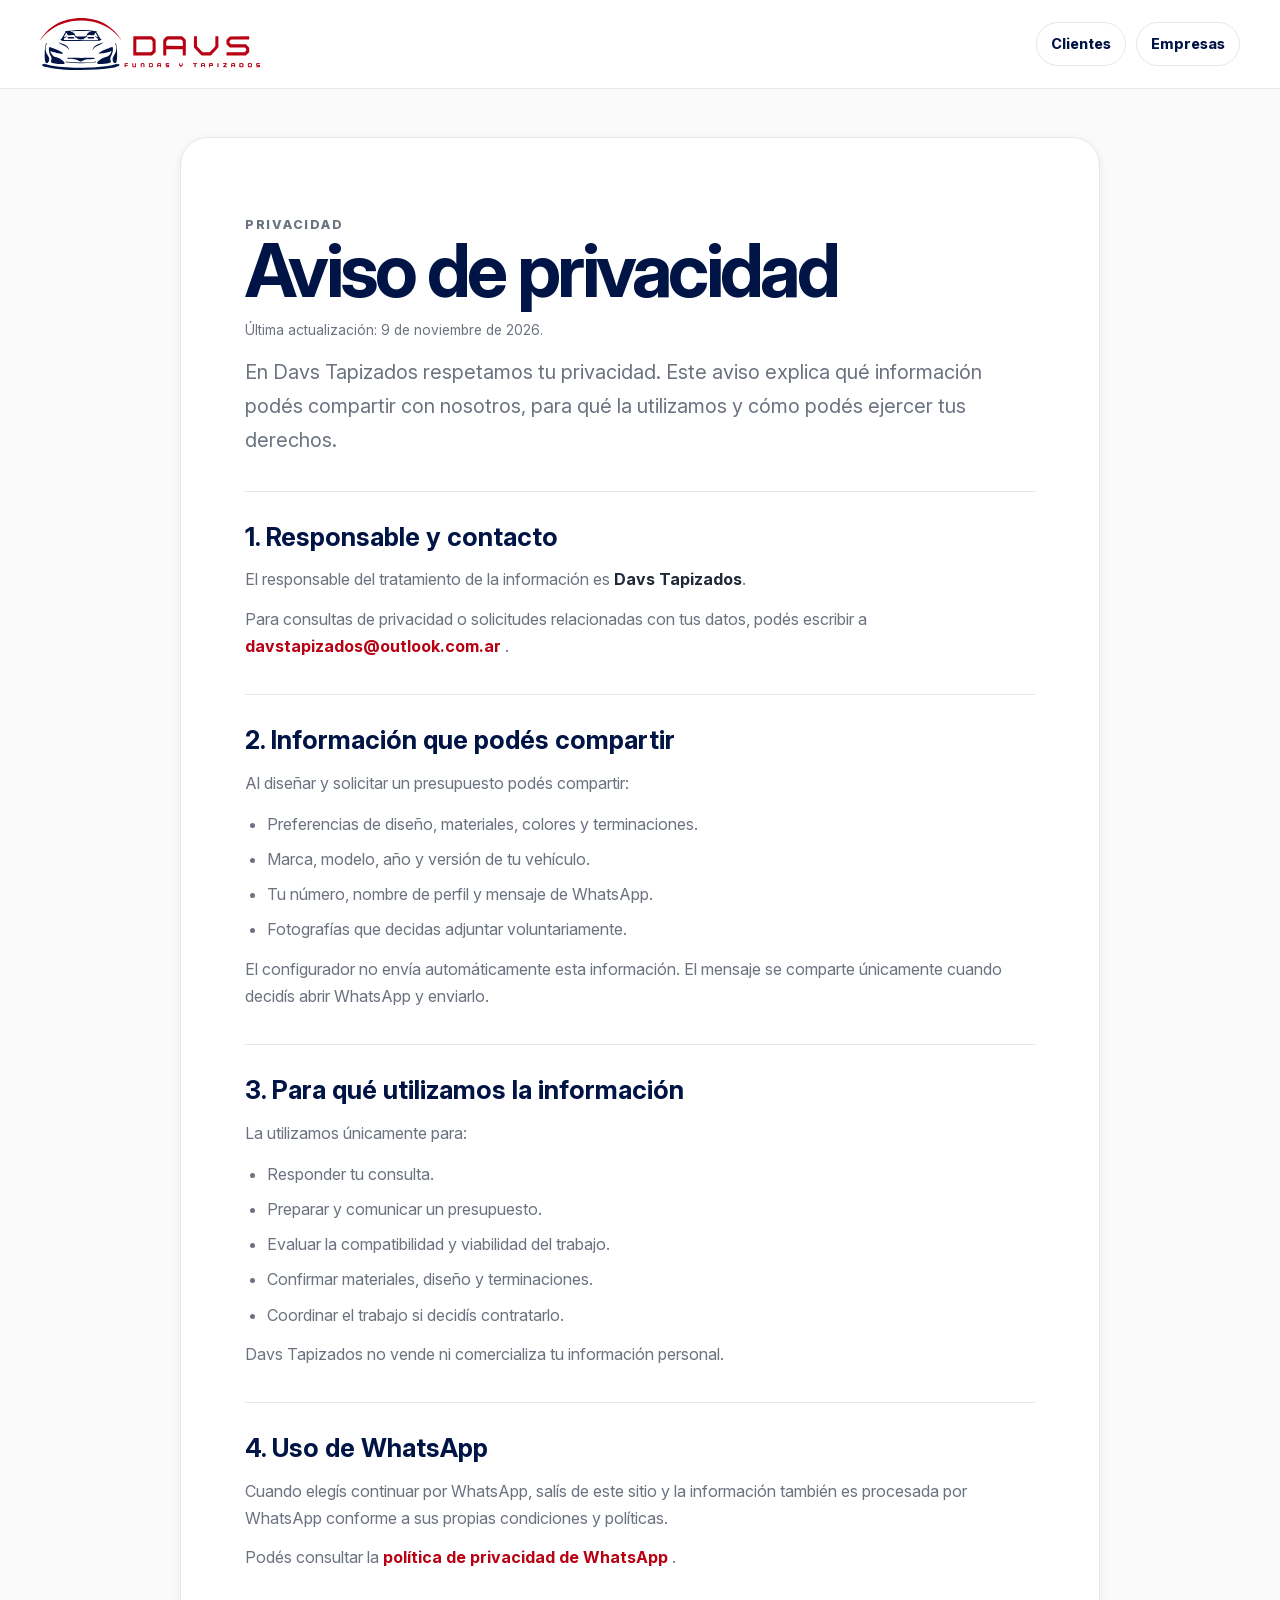
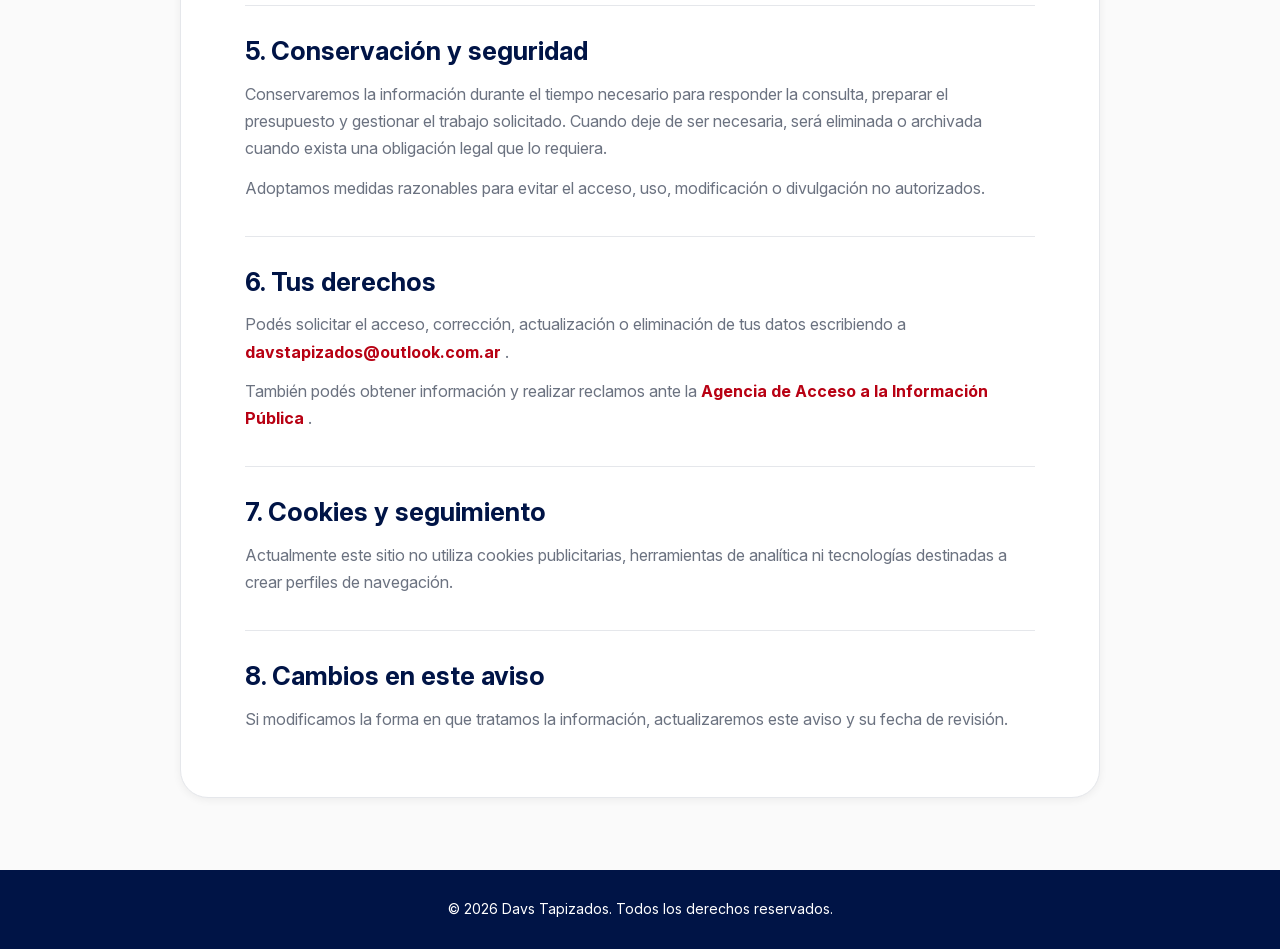
<file: privacidad/index.html>
<!doctype html>
<html lang="es">
  <head>
    <meta charset="UTF-8" />
    <meta name="viewport" content="width=device-width, initial-scale=1" />

    <title>Aviso de privacidad | Davs Tapizados</title>

    <meta
      name="description"
      content="Conocé cómo Davs Tapizados utiliza y protege la información que compartís al solicitar un presupuesto."
    />

    <meta name="robots" content="noindex, follow" />
    <link rel="canonical" href="https://davstapizados.com/privacidad/" />

    <meta name="theme-color" content="#b80113" />

    <link
      rel="icon"
      type="image/png"
      sizes="512x512"
      href="../assets/icons/favicon-davs-circular.png?v=2"
    />

    <link rel="stylesheet" href="../styles/tokens.css" />
    <link rel="stylesheet" href="../styles/base.css" />
    <link rel="stylesheet" href="../styles/privacy.css" />
  </head>

  <body class="privacy-page">
    <a class="skip-link" href="#contenido-principal">
      Ir al contenido principal
    </a>

    <header class="privacy-header">
      <div class="privacy-header__inner">
        <a href="../" aria-label="Davs Tapizados, inicio">
          <img
            src="../assets/logos/logo-davs-horizontal.svg"
            alt="Davs Tapizados"
          />
        </a>

        <nav aria-label="Navegación">
          <a href="../clientes/">Clientes</a>
          <a href="../">Empresas</a>
        </nav>
      </div>
    </header>

    <main id="contenido-principal" class="privacy-main">
      <article class="privacy-document">
        <p class="privacy-eyebrow">Privacidad</p>

        <h1>Aviso de privacidad</h1>

        <p class="privacy-updated">
          Última actualización: 9 de noviembre de 2026.
        </p>

        <p class="privacy-lead">
          En Davs Tapizados respetamos tu privacidad. Este aviso explica qué
          información podés compartir con nosotros, para qué la utilizamos y
          cómo podés ejercer tus derechos.
        </p>

        <section>
          <h2>1. Responsable y contacto</h2>

          <p>
            El responsable del tratamiento de la información es
            <strong>Davs Tapizados</strong>.
          </p>

          <p>
            Para consultas de privacidad o solicitudes relacionadas con tus
            datos, podés escribir a
            <a href="mailto:davstapizados@outlook.com.ar">
              davstapizados@outlook.com.ar </a
            >.
          </p>
        </section>

        <section>
          <h2>2. Información que podés compartir</h2>

          <p>Al diseñar y solicitar un presupuesto podés compartir:</p>

          <ul>
            <li>
              Preferencias de diseño, materiales, colores y terminaciones.
            </li>
            <li>Marca, modelo, año y versión de tu vehículo.</li>
            <li>Tu número, nombre de perfil y mensaje de WhatsApp.</li>
            <li>Fotografías que decidas adjuntar voluntariamente.</li>
          </ul>

          <p>
            El configurador no envía automáticamente esta información. El
            mensaje se comparte únicamente cuando decidís abrir WhatsApp y
            enviarlo.
          </p>
        </section>

        <section>
          <h2>3. Para qué utilizamos la información</h2>

          <p>La utilizamos únicamente para:</p>

          <ul>
            <li>Responder tu consulta.</li>
            <li>Preparar y comunicar un presupuesto.</li>
            <li>Evaluar la compatibilidad y viabilidad del trabajo.</li>
            <li>Confirmar materiales, diseño y terminaciones.</li>
            <li>Coordinar el trabajo si decidís contratarlo.</li>
          </ul>

          <p>
            Davs Tapizados no vende ni comercializa tu información personal.
          </p>
        </section>

        <section>
          <h2>4. Uso de WhatsApp</h2>

          <p>
            Cuando elegís continuar por WhatsApp, salís de este sitio y la
            información también es procesada por WhatsApp conforme a sus propias
            condiciones y políticas.
          </p>

          <p>
            Podés consultar la
            <a
              href="https://www.whatsapp.com/legal/privacy-policy?lang=es"
              target="_blank"
              rel="noopener noreferrer"
            >
              política de privacidad de WhatsApp </a
            >.
          </p>
        </section>

        <section>
          <h2>5. Conservación y seguridad</h2>

          <p>
            Conservaremos la información durante el tiempo necesario para
            responder la consulta, preparar el presupuesto y gestionar el
            trabajo solicitado. Cuando deje de ser necesaria, será eliminada o
            archivada cuando exista una obligación legal que lo requiera.
          </p>

          <p>
            Adoptamos medidas razonables para evitar el acceso, uso,
            modificación o divulgación no autorizados.
          </p>
        </section>

        <section>
          <h2>6. Tus derechos</h2>

          <p>
            Podés solicitar el acceso, corrección, actualización o eliminación
            de tus datos escribiendo a
            <a href="mailto:davstapizados@outlook.com.ar">
              davstapizados@outlook.com.ar </a
            >.
          </p>

          <p>
            También podés obtener información y realizar reclamos ante la
            <a
              href="https://www.argentina.gob.ar/aaip"
              target="_blank"
              rel="noopener noreferrer"
            >
              Agencia de Acceso a la Información Pública </a
            >.
          </p>
        </section>

        <section>
          <h2>7. Cookies y seguimiento</h2>

          <p>
            Actualmente este sitio no utiliza cookies publicitarias,
            herramientas de analítica ni tecnologías destinadas a crear perfiles
            de navegación.
          </p>
        </section>

        <section>
          <h2>8. Cambios en este aviso</h2>

          <p>
            Si modificamos la forma en que tratamos la información,
            actualizaremos este aviso y su fecha de revisión.
          </p>
        </section>
      </article>
    </main>

    <footer class="privacy-footer">
      <p>© 2026 Davs Tapizados. Todos los derechos reservados.</p>
    </footer>
  </body>
</html>
</file>
<file: styles/style.css>
@import url("tokens.css");
@import url("base.css");
@import url("layout.css");
@import url("components.css");

@import url("sections/hero.css");
@import url("sections/business-explainer.css");
@import url("sections/trust-strip.css");

@import url("sections/how-it-works.css");
@import url("sections/business-benefits.css");
@import url("sections/faq.css");
@import url("sections/cta.css");
@import url("sections/footer.css");
</file>
<file: styles/tokens.css>
/* ===========================
   DAVS Design Tokens v1.0
=========================== */

:root {
  /* Tipografía */
  --font-family-base: "Inter", sans-serif;

  /* Marca */
  --color-brand-red: #b80113;
  --color-brand-blue: #001446;

  /* Superficies */
  --color-bg: #fafafa;
  --color-surface: #ffffff;

  /* Texto */
  --color-text: #1f2937;
  --color-text-muted: #6b7280;

  /* Bordes */
  --color-border: #e5e7eb;

  /* Layout */
  --container-width: 1200px;

  /* Radios */
  --radius-sm: 6px;
  --radius-md: 10px;
  --radius-lg: 16px;

  /* Espaciado */
  --space-1: 4px;
  --space-2: 8px;
  --space-3: 16px;
  --space-4: 24px;
  --space-5: 32px;
  --space-6: 48px;

  /* Sombras */
  --shadow-sm: 0 2px 8px rgba(0, 0, 0, 0.06);
  --shadow-md: 0 8px 24px rgba(0, 0, 0, 0.08);

  /* Transiciones */
  --transition: 160ms ease;

  /* Alias semánticos */
  --color-primary: var(--color-brand-red);
  --color-primary-contrast: #ffffff;
  --color-text-primary: var(--color-text);
  --color-text-secondary: var(--color-text-muted);
  --color-background: var(--color-bg);
  --shadow-lg: var(--shadow-md);
}
</file>
<file: styles/base.css>
@font-face {
  font-family: "Inter";
  src: url("../assets/fonts/InterVariable.woff2") format("woff2");
  font-weight: 100 900;
  font-style: normal;
  font-display: swap;
}

*,
*::before,
*::after {
  box-sizing: border-box;
}

html {
  scroll-behavior: smooth;
}

body {
  margin: 0;
  background: var(--color-background);
  color: var(--color-text);
  font-family: var(--font-family-base);
  line-height: 1.6;
}

a {
  color: inherit;
  text-decoration: none;
}

img {
  max-width: 100%;
}

.skip-link {
  position: fixed;
  top: 0;
  left: 1rem;
  z-index: 1000;
  padding: 0.75rem 1rem;
  background: var(--color-primary);
  color: var(--color-primary-contrast);
  font-weight: 700;
  text-decoration: none;
  transform: translateY(-120%);
  transition: transform 160ms ease;
}

.skip-link:focus {
  transform: translateY(1rem);
}
</file>
<file: styles/layout.css>
.container {
  width: min(100% - 2rem, var(--container-width));
  margin-inline: auto;
}

/* ========================================
   HEADER V2
======================================== */

.site-header {
  position: absolute;
  inset: 0 0 auto;
  z-index: 100;
  background: transparent;
  border-bottom: 0;
}

.site-header__content {
  display: flex;
  min-height: 72px;
  align-items: center;
  justify-content: space-between;
  gap: var(--space-3);
  padding-block: 0.75rem;
}

.brand {
  display: inline-flex;
  align-items: center;
  text-decoration: none;
}

.brand__logo {
  display: block;
  width: 210px;
  height: auto;
}

.site-header__audiences {
  display: flex;
  align-items: center;
  gap: 10px;
  margin-left: auto;
}

.site-header__audience {
  min-height: 42px;
  padding: 9px 14px;

  display: inline-flex;
  align-items: center;
  justify-content: center;

  border: 1px solid var(--color-border);
  border-radius: 999px;

  background: rgb(255 255 255 / 0.88);
  color: var(--color-brand-blue);

  font-size: 0.9rem;
  font-weight: 750;
  line-height: 1;
  text-decoration: none;
  white-space: nowrap;

  backdrop-filter: blur(8px);

  transition:
    border-color var(--transition),
    background-color var(--transition),
    color var(--transition);
}

.site-header__audience:hover {
  border-color: var(--color-brand-red);

  background: #fff5f6;
  color: var(--color-brand-red);
}

.site-header__audience[aria-current="page"] {
  border-color: var(--color-brand-red);

  background: #fff5f6;
  color: var(--color-brand-red);
}

.site-header__audience:focus-visible {
  outline: 3px solid color-mix(in srgb, var(--color-brand-red) 30%, transparent);
  outline-offset: 3px;
}

/* ========================================
   TABLET
======================================== */

@media (max-width: 900px) {
  .site-header__content {
    min-height: 68px;
  }

  .brand__logo {
    width: 185px;
  }
}

/* ========================================
   MÓVIL
======================================== */

.site-header__content {
  min-height: 64px;
  justify-content: space-between;
  padding-block: 0.6rem;
}

.brand {
  margin: 0;
  margin-right: auto;
}

.brand__logo {
  width: 145px;
  max-width: 145px;
  height: auto;
}

@media (max-width: 640px) {
  .site-header__content {
    gap: 8px;
  }

  .brand__logo {
    width: min(145px, 38vw);
    max-width: none;
  }

  .site-header__audiences {
    gap: 5px;
  }

  .site-header__audience {
    min-height: 40px;
    padding: 7px 8px;

    font-size: 0.7rem;
  }
}

/* Ajustes de escritorio */
@media (min-width: 901px) {
  .brand__logo {
    width: 180px;
    max-width: 180px;
  }
}
</file>
<file: styles/components.css>
.button {
  display: inline-flex;
  min-height: 48px;
  align-items: center;
  justify-content: center;
  padding: 0.75rem 1.6rem;

  border: 1px solid transparent;
  border-radius: 999px;

  font-weight: 700;
  line-height: 1;
  text-decoration: none;

  transition:
    background-color var(--transition),
    color var(--transition),
    border-color var(--transition),
    transform var(--transition);
}

.button__icon {
  width: 1.2rem;
  height: 1.2rem;
  flex: 0 0 auto;
}

.button--primary .button__icon {
  filter: brightness(0) invert(1);
}

.button:hover {
  transform: translateY(-1px);
}

.button:focus-visible {
  outline: 3px solid color-mix(in srgb, var(--color-primary) 30%, transparent);
  outline-offset: 3px;
}

.button--primary {
  background: var(--color-primary);
  color: var(--color-primary-contrast);
}

.button--secondary {
  min-height: auto;
  padding: 0.35rem 0;

  border: 0;
  border-bottom: 1px solid currentColor;
  border-radius: 0;

  background: transparent;
  color: var(--color-primary);
}

.button--secondary:hover {
  background: transparent;
  transform: translateY(-1px);
}

.text-link {
  font-weight: 700;
  text-decoration: underline;
  text-underline-offset: 0.25rem;
}
</file>
<file: styles/clientes/clientes.css>
/* =========================================================
   DAVS TAPIZADOS — /clientes/
   Landing pública B2C
   ========================================================= */

.clientes-page {
  --clientes-bg: #ffffff;
  --clientes-surface: #f5f5f5;
  --clientes-text: #111111;
  --clientes-muted: #626262;
  --clientes-dark: #080808;
  --clientes-red: #d71920;
  --clientes-red-hover: #b9151b;
  --clientes-border: #dedede;
  --clientes-radius: 18px;
  --clientes-max-width: 1200px;

  margin: 0;
  background: var(--clientes-bg);
  color: var(--clientes-text);
}

/* ---------------------------------------------------------
   Accesibilidad
   --------------------------------------------------------- */

.clientes-page .skip-link {
  position: fixed;
  top: 12px;
  left: 12px;
  z-index: 1000;

  padding: 10px 14px;
  border-radius: 8px;

  background: #ffffff;
  color: #000000;

  transform: translateY(-180%);
  transition: transform 160ms ease;
}

.clientes-page .skip-link:focus {
  transform: translateY(0);
}

/* ---------------------------------------------------------
   Header
   --------------------------------------------------------- */

.clientes-header {
  position: relative;
  z-index: 40;

  background: var(--color-surface);
  color: var(--color-brand-blue);

  border-bottom: 1px solid var(--color-border);
}

.clientes-showroom__header {
  width: min(100% - 32px, var(--container-width));
  min-height: 92px;
  margin-inline: auto;

  display: flex;
  align-items: center;
  justify-content: space-between;
  gap: 24px;
}

.clientes-showroom__logo {
  min-width: 0;

  display: inline-flex;
  align-items: center;
  justify-content: center;
}

.clientes-showroom__logo img {
  display: block;

  width: min(210px, 40vw);
  max-height: 68px;

  object-fit: contain;
}

.clientes-showroom__audience {
  flex: 0 0 auto;

  display: flex;
  align-items: center;
  gap: 10px;
}

.clientes-showroom__audience-link {
  min-height: 42px;
  padding: 9px 14px;

  display: inline-flex;
  align-items: center;
  justify-content: center;

  border: 1px solid var(--color-border);
  border-radius: 999px;

  background: #ffffff;
  color: var(--color-brand-blue);

  font-size: 0.9rem;
  font-weight: 700;
  line-height: 1;
  text-decoration: none;
  white-space: nowrap;

  transition:
    border-color var(--transition),
    background-color var(--transition),
    color var(--transition);
}

.clientes-showroom__audience-link:hover {
  border-color: var(--color-brand-red);

  background: #fff5f6;
  color: var(--color-brand-red);
}

.clientes-showroom__audience-link[aria-current="page"] {
  border-color: var(--color-brand-red);

  background: #fff5f6;
  color: var(--color-brand-red);
}

.clientes-page .clientes-showroom__logo:focus-visible,
.clientes-page .clientes-showroom__audience-link:focus-visible {
  outline: 3px solid var(--color-brand-red);
  outline-offset: 3px;
}

/* ---------------------------------------------------------
   Showroom principal
   --------------------------------------------------------- */

.clientes-hero {
  min-height: 0;
  padding: 20px 16px 40px;

  display: grid;
  gap: 16px;

  overflow: hidden;

  background: var(--color-bg);
  color: var(--color-text);
}

/* ---------------------------------------------------------
   Carrusel de protectores
   --------------------------------------------------------- */

.clientes-dashboard {
  width: min(100%, var(--container-width));
  margin-inline: auto;
}

.clientes-dashboard__viewport {
  position: relative;

  min-height: 430px;
  aspect-ratio: 16 / 6;

  overflow: hidden;

  border-radius: 28px;

  background: #b80113;
  box-shadow: var(--shadow-md);
}

.clientes-dashboard__viewport::after {
  content: "";

  position: absolute;
  inset: 0;
  z-index: 1;

  pointer-events: none;

  background: linear-gradient(
    90deg,
    rgba(3, 8, 24, 0.94) 0%,
    rgba(3, 8, 24, 0.72) 36%,
    rgba(3, 8, 24, 0.16) 72%,
    rgba(3, 8, 24, 0.08) 100%
  );
}

.clientes-dashboard__track {
  position: absolute;
  inset: 0;
}

.clientes-dashboard__item {
  position: absolute;
  inset: 0;

  margin: 0;

  opacity: 0;
  transform: translateX(3%);
  pointer-events: none;

  transition:
    opacity 700ms ease,
    transform 900ms ease;
}

.clientes-dashboard__item.is-active {
  opacity: 1;
  transform: translateX(0);
  pointer-events: auto;
}

.clientes-dashboard__item img {
  display: block;

  width: 100%;
  height: 100%;

  object-fit: contain;
  object-position: center;

  background: #d1111b;
}

.clientes-dashboard__overlay {
  position: absolute;
  left: clamp(24px, 5vw, 68px);
  bottom: clamp(34px, 6vw, 72px);
  z-index: 2;

  width: min(560px, calc(100% - 48px));

  color: #ffffff;
}

.clientes-dashboard__category {
  width: fit-content;
  margin: 0 0 18px;
  padding: 8px 14px;

  border: 1px solid var(--color-brand-red);
  border-radius: 999px;

  background: rgba(0, 20, 70, 0.72);

  font-size: 0.92rem;
  font-weight: 650;

  backdrop-filter: blur(10px);
}

.clientes-dashboard h1 {
  max-width: 680px;
  margin: 0;

  color: #ffffff;

  font-size: clamp(2.6rem, 5vw, 5rem);
  line-height: 0.98;
  letter-spacing: -0.05em;
}

.clientes-dashboard__description {
  margin: 20px 0 0;

  color: rgba(255, 255, 255, 0.82);

  font-size: clamp(1rem, 1.6vw, 1.25rem);
}

.clientes-dashboard__arrow {
  position: absolute;
  top: 50%;
  z-index: 3;

  width: 38px;
  height: 38px;

  display: grid;
  place-items: center;

  border: 1px solid rgba(255, 255, 255, 0.35);
  border-radius: 50%;

  background: rgba(0, 20, 70, 0.62);
  color: #ffffff;

  font: inherit;
  font-size: 1.45rem;
  line-height: 1;

  cursor: pointer;
  backdrop-filter: blur(10px);

  transform: translateY(-50%);
}

.clientes-dashboard__arrow:hover {
  background: rgba(0, 20, 70, 0.9);
}

.clientes-dashboard__arrow--previous {
  left: 16px;
}

.clientes-dashboard__arrow--next {
  right: 16px;
}

.clientes-dashboard__dots {
  position: absolute;
  left: 50%;
  bottom: 20px;
  z-index: 3;

  display: flex;
  align-items: center;
  gap: 8px;

  transform: translateX(-50%);
}

.clientes-dashboard__dots button {
  width: 10px;
  height: 10px;
  padding: 0;

  border: 0;
  border-radius: 50%;

  background: rgba(255, 255, 255, 0.5);

  cursor: pointer;
}

.clientes-dashboard__dots button.is-active {
  width: 24px;

  border-radius: 999px;

  background: var(--color-brand-red);
}

/* ---------------------------------------------------------
   Detalle de protectores de tablero
   --------------------------------------------------------- */

.clientes-page.is-protector-modal-open {
  overflow: hidden;
}

.protector-modal[hidden] {
  display: none;
}

.protector-modal {
  position: fixed;
  inset: 0;
  z-index: 2050;

  display: grid;
  place-items: center;

  padding: max(12px, env(safe-area-inset-top))
    max(12px, env(safe-area-inset-right)) max(12px, env(safe-area-inset-bottom))
    max(12px, env(safe-area-inset-left));
}

.protector-modal__backdrop {
  position: absolute;
  inset: 0;

  background: rgba(8, 8, 8, 0.72);

  -webkit-backdrop-filter: blur(7px);
  backdrop-filter: blur(7px);
}

.protector-modal__dialog {
  position: relative;
  z-index: 1;

  width: min(100%, 920px);
  max-height: calc(100dvh - 32px);
  overflow-y: auto;
  overscroll-behavior: contain;

  padding: clamp(22px, 4vw, 36px);

  border: 1px solid rgba(255, 255, 255, 0.72);
  border-radius: 24px;

  background: #ffffff;
  color: var(--clientes-text);

  box-shadow: 0 28px 80px rgba(0, 0, 0, 0.34);
  outline: none;
}

.protector-modal__close {
  position: absolute;
  top: 14px;
  right: 14px;
  z-index: 3;

  width: 42px;
  height: 42px;
  padding: 0;

  display: grid;
  place-items: center;

  border: 0;
  border-radius: 50%;

  background: #f1f1f1;
  color: #222222;

  font: inherit;
  font-size: 1.5rem;
  line-height: 1;

  cursor: pointer;
}

.protector-modal__close:hover {
  background: #e5e5e5;
}

.protector-modal__close:focus-visible {
  outline: 3px solid var(--clientes-red);
  outline-offset: 3px;
}

.protector-modal__layout {
  display: grid;
  grid-template-columns: minmax(250px, 0.85fr) minmax(0, 1.15fr);
  align-items: stretch;
  gap: clamp(22px, 4vw, 38px);
}

.protector-modal__media {
  min-height: 340px;
  overflow: hidden;

  display: grid;
  place-items: center;

  border-radius: 18px;

  background: #b80113;
}

.protector-modal__media img,
.protector-modal__media video {
  display: block;

  width: 100%;
  height: 100%;
  max-height: 520px;

  object-fit: contain;

  background: #b80113;
}

.protector-modal__content {
  min-width: 0;
}

.protector-modal__eyebrow {
  margin: 0 52px 8px 0;

  color: var(--clientes-red);

  font-size: 0.76rem;
  font-weight: 800;
  letter-spacing: 0.1em;
  text-transform: uppercase;
}

.protector-modal__dialog h2 {
  margin: 0;

  color: var(--color-brand-blue);

  font-size: clamp(1.9rem, 4vw, 2.7rem);
  line-height: 1.04;
  letter-spacing: -0.035em;
}

.protector-modal__intro {
  margin: 14px 0 0;

  color: var(--clientes-muted);

  line-height: 1.5;
}

.protector-modal__features {
  margin: 22px 0 0;
  padding: 0;

  display: grid;
  gap: 10px;

  list-style: none;
}

.protector-modal__features li {
  display: grid;
  grid-template-columns: 18px minmax(0, 1fr);
  gap: 9px;

  line-height: 1.4;
}

.protector-modal__features li::before {
  content: "✓";

  color: var(--clientes-red);

  font-weight: 900;
}

.protector-modal__models-title {
  margin: 26px 0 12px;

  color: var(--color-brand-blue);

  font-size: 1rem;
  font-weight: 800;
}

.protector-modal__models {
  display: grid;
  grid-template-columns: repeat(3, minmax(0, 1fr));
  gap: 10px;
}

.protector-modal__model {
  padding: 14px;

  border: 1px solid var(--clientes-border);
  border-radius: 14px;

  background: var(--clientes-surface);
}

.protector-modal__model strong {
  display: block;

  color: var(--color-brand-blue);
}

.protector-modal__model p {
  margin: 6px 0 0;

  color: var(--clientes-muted);

  font-size: 0.82rem;
  line-height: 1.4;
}

.protector-modal__content > .clientes-showroom__button {
  margin-top: 24px;
}

@media (max-width: 720px) {
  .protector-modal {
    padding: max(8px, env(safe-area-inset-top))
      max(8px, env(safe-area-inset-right)) max(8px, env(safe-area-inset-bottom))
      max(8px, env(safe-area-inset-left));
  }

  .protector-modal__dialog {
    width: 100%;
    max-height: calc(100dvh - 16px);

    padding: 14px 12px;

    border-radius: 20px;
  }

  .protector-modal__close {
    top: 8px;
    right: 8px;

    width: 34px;
    height: 34px;
  }

  .protector-modal__layout {
    grid-template-columns: 1fr;
    gap: 10px;
  }

  .protector-modal__media {
    min-height: 0;
    height: clamp(120px, 20dvh, 145px);
    max-height: none;
  }

  .protector-modal__eyebrow {
    margin-bottom: 4px;

    font-size: 0.7rem;
  }

  .protector-modal__dialog h2 {
    font-size: 1.45rem;
    line-height: 1.02;
  }

  .protector-modal__intro {
    margin-top: 8px;

    font-size: 0.86rem;
    line-height: 1.4;
  }

  .protector-modal__features {
    margin-top: 10px;
    gap: 5px;

    font-size: 0.82rem;
  }

  .protector-modal__features li {
    line-height: 1.3;
  }

  .protector-modal__models-title {
    margin: 12px 0 8px;
  }

  .protector-modal__models {
    grid-template-columns: repeat(2, minmax(0, 1fr));
    gap: 6px;
  }

  .protector-modal__model {
    padding: 8px;
  }

  .protector-modal__model:last-child {
    grid-column: 1 / -1;
  }

  .protector-modal__model p {
    margin-top: 4px;

    font-size: 0.72rem;
    line-height: 1.3;
  }

  .protector-modal__content > .clientes-showroom__button {
    width: 100%;
    min-height: 44px;
    margin-top: 12px;
    padding: 10px 14px;

    font-size: 0.85rem;
  }
}
/* ---------------------------------------------------------
   Detalle de trabajos extras
   --------------------------------------------------------- */

.clientes-page.is-extras-modal-open {
  overflow: hidden;
}

.extras-modal[hidden] {
  display: none;
}

.extras-modal {
  position: fixed;
  inset: 0;
  z-index: 2100;

  display: grid;
  place-items: center;

  padding: max(12px, env(safe-area-inset-top))
    max(12px, env(safe-area-inset-right)) max(12px, env(safe-area-inset-bottom))
    max(12px, env(safe-area-inset-left));

  opacity: 0;
  visibility: hidden;
  pointer-events: none;

  transition:
    opacity 220ms ease,
    visibility 220ms ease;
}

.extras-modal.is-open {
  opacity: 1;
  visibility: visible;
  pointer-events: auto;
}

.extras-modal__backdrop {
  position: absolute;
  inset: 0;

  background: rgba(8, 8, 8, 0.74);

  -webkit-backdrop-filter: blur(7px);
  backdrop-filter: blur(7px);
}

.extras-modal__dialog {
  position: relative;
  z-index: 1;

  width: min(100%, 1020px);
  max-height: min(90dvh, 760px);
  overflow-y: auto;
  overscroll-behavior: contain;

  padding: clamp(18px, 3vw, 30px);

  border: 1px solid rgba(255, 255, 255, 0.72);
  border-radius: 26px;

  background: #ffffff;
  color: var(--clientes-text);

  box-shadow: 0 28px 80px rgba(0, 0, 0, 0.38);
  outline: none;

  transform: translateY(16px) scale(0.98);
  transition: transform 220ms ease;
}

.extras-modal.is-open .extras-modal__dialog {
  transform: translateY(0) scale(1);
}

.extras-modal__close {
  position: absolute;
  top: 14px;
  right: 14px;
  z-index: 5;

  width: 42px;
  height: 42px;
  padding: 0;

  display: grid;
  place-items: center;

  border: 0;
  border-radius: 50%;

  background: rgba(255, 255, 255, 0.92);
  color: #222222;

  font: inherit;
  font-size: 1.5rem;
  line-height: 1;

  box-shadow: 0 5px 18px rgba(0, 0, 0, 0.18);
  cursor: pointer;
}

.extras-modal__close:hover {
  background: #ffffff;
}

.extras-modal__close:focus-visible {
  outline: 3px solid var(--clientes-red);
  outline-offset: 3px;
}

.extras-modal__layout {
  display: grid;
  grid-template-columns: minmax(0, 1.12fr) minmax(280px, 0.88fr);
  align-items: center;
  gap: clamp(20px, 4vw, 38px);
}

.extras-modal__gallery {
  min-width: 0;

  display: grid;
  gap: 12px;
}

.extras-modal__media {
  position: relative;

  height: clamp(360px, 58dvh, 570px);
  overflow: hidden;

  border-radius: 20px;

  background: #f1f1f1;
}

.extras-modal__image-button {
  width: 100%;
  height: 100%;
  padding: 0;
  overflow: hidden;

  display: block;

  border: 0;
  background: transparent;

  cursor: zoom-in;
}

.extras-modal__image-button img {
  display: block;

  width: 100%;
  height: 100%;

  object-fit: contain;

  transition: transform 200ms ease;
}

.extras-modal__image-button.is-zoomed {
  overflow: auto;

  cursor: zoom-out;
  touch-action: pan-x pan-y;

  -webkit-overflow-scrolling: touch;
}

.extras-modal__image-button.is-zoomed img {
  width: 170%;
  max-width: none;
  height: auto;
  min-height: 100%;

  object-fit: initial;
}

.extras-modal__zoom-hint {
  position: absolute;
  right: 14px;
  bottom: 14px;

  width: 40px;
  height: 40px;

  display: grid;
  place-items: center;

  border-radius: 50%;

  background: rgba(255, 255, 255, 0.92);
  color: var(--color-brand-blue);

  font-size: 1.3rem;
  font-weight: 800;

  box-shadow: 0 5px 18px rgba(0, 0, 0, 0.2);
  pointer-events: none;
}

.extras-modal__image-button.is-zoomed .extras-modal__zoom-hint {
  opacity: 0;
}

.extras-modal__control {
  position: absolute;
  top: 50%;
  z-index: 3;

  width: 42px;
  height: 42px;
  padding: 0;

  display: grid;
  place-items: center;

  border: 1px solid rgba(255, 255, 255, 0.65);
  border-radius: 50%;

  background: rgba(0, 27, 82, 0.78);
  color: #ffffff;

  font: inherit;
  font-size: 1.8rem;
  line-height: 1;

  transform: translateY(-50%);
  cursor: pointer;
}

.extras-modal__control--previous {
  left: 12px;
}

.extras-modal__control--next {
  right: 12px;
}

.extras-modal__control:hover {
  background: var(--color-brand-blue);
}

.extras-modal__control:focus-visible {
  outline: 3px solid var(--clientes-red);
  outline-offset: 3px;
}

.extras-modal__dots {
  min-height: 12px;

  display: flex;
  justify-content: center;
  align-items: center;
  gap: 7px;
}

.extras-modal__dot {
  width: 9px;
  height: 9px;
  padding: 0;

  border: 0;
  border-radius: 50%;

  background: #b7b7b7;

  cursor: pointer;
  transition:
    width 180ms ease,
    background-color 180ms ease;
}

.extras-modal__dot.is-active {
  width: 26px;

  border-radius: 999px;

  background: var(--clientes-red);
}

.extras-modal__content {
  min-width: 0;
}

.extras-modal__eyebrow {
  margin: 0 50px 8px 0;

  color: var(--clientes-red);

  font-size: 0.76rem;
  font-weight: 800;
  letter-spacing: 0.1em;
}

.extras-modal__content h2 {
  margin: 0;

  color: var(--color-brand-blue);

  font-size: clamp(1.9rem, 4vw, 2.7rem);
  line-height: 1.04;
  letter-spacing: -0.035em;
}

.extras-modal__description {
  margin: 14px 0 0;

  color: var(--clientes-muted);

  line-height: 1.5;
}

.extras-modal__features {
  margin: 22px 0 0;
  padding: 0;

  display: grid;
  gap: 10px;

  list-style: none;
}

.extras-modal__features li {
  display: grid;
  grid-template-columns: 18px minmax(0, 1fr);
  gap: 9px;

  line-height: 1.4;
}

.extras-modal__features li::before {
  content: "✓";

  color: var(--clientes-red);

  font-weight: 900;
}

.extras-modal__content > .extras-modal__whatsapp {
  width: 100%;
  margin-top: 26px;

  justify-content: center;
}

@media (max-width: 820px) {
  .extras-modal {
    padding: max(8px, env(safe-area-inset-top))
      max(8px, env(safe-area-inset-right)) max(8px, env(safe-area-inset-bottom))
      max(8px, env(safe-area-inset-left));
  }

  .extras-modal__dialog {
    width: 100%;
    max-height: calc(100dvh - 16px);

    padding: 12px;

    border-radius: 20px;
  }

  .extras-modal__close {
    top: 8px;
    right: 8px;

    width: 36px;
    height: 36px;
  }

  .extras-modal__layout {
    grid-template-columns: 1fr;
    gap: 14px;
  }

  .extras-modal__media {
    height: clamp(220px, 38dvh, 360px);

    border-radius: 16px;
  }

  .extras-modal__control {
    width: 36px;
    height: 36px;

    font-size: 1.5rem;
  }

  .extras-modal__control--previous {
    left: 8px;
  }

  .extras-modal__control--next {
    right: 8px;
  }

  .extras-modal__zoom-hint {
    right: 10px;
    bottom: 10px;

    width: 36px;
    height: 36px;
  }

  .extras-modal__eyebrow {
    margin-bottom: 4px;

    font-size: 0.68rem;
  }

  .extras-modal__content h2 {
    font-size: 1.55rem;
  }

  .extras-modal__description {
    margin-top: 8px;

    font-size: 0.88rem;
    line-height: 1.4;
  }

  .extras-modal__features {
    margin-top: 12px;
    gap: 6px;

    font-size: 0.83rem;
  }

  .extras-modal__features li {
    line-height: 1.35;
  }

  .extras-modal__content > .extras-modal__whatsapp {
    min-height: 46px;
    margin-top: 14px;
  }
}
/* ---------------------------------------------------------
   Botones exclusivos de la portada
   --------------------------------------------------------- */

.clientes-showroom__button {
  min-height: 52px;
  width: fit-content;
  padding: 13px 22px;

  display: inline-flex;
  align-items: center;
  justify-content: center;
  gap: 12px;

  border: 0;
  border-radius: 999px;

  font: inherit;
  font-weight: 750;
  line-height: 1;

  text-decoration: none;
  cursor: pointer;

  transition:
    background-color var(--transition),
    transform var(--transition),
    box-shadow var(--transition);
}

.clientes-showroom__button span {
  font-size: 1.6rem;
  line-height: 0.7;
}

.clientes-showroom__button--primary {
  background: var(--color-brand-red);
  color: #ffffff;

  box-shadow: 0 12px 28px rgba(184, 1, 19, 0.24);
}

.clientes-showroom__button--primary:hover {
  background: #94000f;
  color: #ffffff;

  transform: translateY(-1px);
}

/* ---------------------------------------------------------
   Acceso al configurador
   --------------------------------------------------------- */

.clientes-design-access {
  position: relative;

  width: min(100%, var(--container-width));
  min-height: 410px;
  margin-inline: auto;

  display: grid;
  grid-template-columns: minmax(0, 1fr) minmax(0, 1fr);

  overflow: hidden;

  border-radius: 28px;

  background: var(--color-brand-blue);
  box-shadow: var(--shadow-md);
}

.clientes-design-access__media {
  min-width: 0;
  min-height: 410px;
  overflow: hidden;
}

.clientes-design-access__media img {
  display: block;

  width: 100%;
  height: 100%;

  object-fit: cover;
  object-position: center 42%;

  transform: scale(1.03);
}

.clientes-design-access__content {
  position: relative;
  z-index: 1;

  padding: clamp(34px, 6vw, 76px);

  display: flex;
  flex-direction: column;
  align-items: flex-start;
  justify-content: center;

  overflow: hidden;

  color: #ffffff;
}

.clientes-design-access__content::before {
  content: "";

  position: absolute;
  top: -20%;
  right: -12%;
  z-index: -1;

  width: 58%;
  height: 150%;

  border-left: 1px solid rgba(184, 1, 19, 0.65);

  background: linear-gradient(
    145deg,
    transparent 0 42%,
    rgba(184, 1, 19, 0.12) 42% 44%,
    transparent 44% 100%
  );

  transform: rotate(8deg);
}

.clientes-design-access__eyebrow {
  margin: 0 0 14px;

  color: #ff6977;

  font-size: 0.78rem;
  font-weight: 750;
  letter-spacing: 0.2em;
  text-transform: uppercase;
}

.clientes-design-access h2 {
  max-width: 520px;
  margin: 0;

  color: #ffffff;

  font-size: clamp(2.4rem, 4vw, 4.4rem);
  line-height: 0.98;
  letter-spacing: -0.045em;
}

.clientes-design-access__content > p:not(.clientes-design-access__eyebrow) {
  max-width: 500px;
  margin: 22px 0 28px;

  color: rgba(255, 255, 255, 0.76);

  font-size: clamp(1rem, 1.5vw, 1.2rem);
  line-height: 1.5;
}

.clientes-page .clientes-showroom__button:focus-visible,
.clientes-page .clientes-dashboard__arrow:focus-visible,
.clientes-page .clientes-dashboard__dots button:focus-visible {
  outline: 3px solid #ffffff;
  outline-offset: 4px;
}

/* ---------------------------------------------------------
   Botones B2C
   --------------------------------------------------------- */

.clientes-page .button {
  min-height: 52px;

  display: inline-flex;
  align-items: center;
  justify-content: center;

  padding: 14px 24px;

  border: 1px solid transparent;
  border-radius: 999px;

  font: inherit;
  font-weight: 750;
  line-height: 1;

  text-decoration: none;
  cursor: pointer;

  transition:
    background-color 180ms ease,
    border-color 180ms ease,
    color 180ms ease,
    transform 180ms ease;
}

.clientes-page .button--primary {
  background: var(--clientes-red);
  color: #ffffff;
  border-color: var(--clientes-red);
}

.clientes-page .button--primary:hover {
  background: var(--clientes-red-hover);
  border-color: var(--clientes-red-hover);
}

.clientes-page .button--secondary {
  background: transparent;
  color: currentColor;
  border-color: rgba(255, 255, 255, 0.4);
}

.clientes-page .button:hover {
  transform: translateY(-1px);
}

.clientes-page .button:focus-visible,
.clientes-page a:focus-visible {
  outline: 3px solid #ffffff;
  outline-offset: 4px;
}

/* ---------------------------------------------------------
   Trabajos extras
   --------------------------------------------------------- */

.other-services {
  padding: 0 16px 44px;

  background: var(--color-bg);
}

.clientes-extras {
  width: min(100%, var(--container-width));
  margin-inline: auto;
  padding-top: 24px;
}

.clientes-extras__header {
  margin-bottom: 16px;

  display: flex;
  align-items: flex-end;
  justify-content: space-between;
  gap: 20px;
}

.clientes-extras__controls {
  display: flex;
  flex: 0 0 auto;
  gap: 8px;
}

.clientes-extras__controls button {
  width: 40px;
  height: 40px;
  padding: 0;

  display: grid;
  place-items: center;

  border: 1px solid rgba(0, 20, 70, 0.14);
  border-radius: 50%;

  background: #ffffff;
  color: var(--color-brand-blue);

  box-shadow: var(--shadow-sm);

  font: inherit;
  font-size: 1.65rem;
  line-height: 1;

  cursor: pointer;

  transition:
    color 180ms ease,
    border-color 180ms ease,
    transform 180ms ease;
}

.clientes-extras__controls button:hover {
  border-color: var(--color-brand-red);
  color: var(--color-brand-red);
  transform: translateY(-1px);
}

.clientes-extras__controls button:focus-visible {
  outline: 3px solid rgba(184, 1, 19, 0.22);
  outline-offset: 2px;
}

.clientes-extras__controls button:disabled {
  opacity: 0.32;
  cursor: default;
  transform: none;
}

.clientes-extras__eyebrow {
  margin: 0 0 5px;

  color: var(--color-brand-red);

  font-size: 0.72rem;
  font-weight: 750;
  letter-spacing: 0.14em;
  text-transform: uppercase;
}

.clientes-extras h2 {
  margin: 0;

  color: var(--color-brand-blue);

  font-size: clamp(2rem, 4vw, 3.4rem);
  line-height: 1;
  letter-spacing: -0.04em;
}

.clientes-extras__view-all {
  display: inline-flex;
  align-items: center;
  gap: 7px;

  color: var(--color-brand-red);

  font-weight: 750;
  text-decoration: none;
}

.clientes-extras__view-all span {
  font-size: 1.6rem;
  line-height: 0.8;
}

.clientes-extras__viewport {
  width: 100%;
  padding: 4px;
  margin: -4px;

  overflow-x: auto;
  overflow-y: hidden;

  scroll-behavior: smooth;
  scroll-snap-type: x proximity;
  scroll-padding-inline: 4px;
  overscroll-behavior-inline: contain;

  touch-action: pan-x pan-y;
  scrollbar-width: none;
  -webkit-overflow-scrolling: touch;
}

.clientes-extras__viewport::-webkit-scrollbar {
  display: none;
}

.clientes-extras__scroller {
  display: flex;
  align-items: stretch;
  gap: 14px;

  width: max-content;
  padding-right: 4px;
}

.clientes-extras__item {
  position: relative;
  isolation: isolate;

  width: clamp(190px, 18vw, 250px);
  flex: 0 0 clamp(190px, 18vw, 250px);
  scroll-snap-align: start;
  border-radius: 22px;

  box-shadow: var(--shadow-sm);
}

.clientes-extras__button {
  position: relative;
  isolation: isolate;

  display: block;

  width: 100%;
  min-height: 330px;
  aspect-ratio: 4 / 5;
  padding: 0;

  overflow: hidden;

  border: 0;
  border-radius: inherit;

  background: var(--color-brand-blue);
  color: #ffffff;

  font: inherit;
  text-align: left;

  cursor: pointer;
}

.clientes-extras__button::after {
  content: "";

  position: absolute;
  inset: 42% 0 0;
  z-index: 1;

  pointer-events: none;

  background: linear-gradient(
    180deg,
    transparent 0%,
    rgba(3, 8, 24, 0.38) 30%,
    rgba(3, 8, 24, 0.96) 100%
  );
}

.clientes-extras__media-stack {
  position: absolute;
  inset: 0;

  display: block;

  overflow: hidden;

  border-radius: inherit;
}

.clientes-extras__media {
  position: absolute;
  inset: 0;

  display: block;

  width: 100%;
  height: 100%;

  object-fit: cover;
  object-position: center;

  opacity: 0;
  visibility: hidden;
  transform: scale(1.01);

  transition:
    opacity 650ms ease,
    transform 300ms ease,
    visibility 650ms ease;
}

.clientes-extras__media.is-active {
  opacity: 1;
  visibility: visible;
  transform: scale(1);
}

.clientes-extras__media--organizer {
  object-position: center 38%;
}

.clientes-extras__button:hover .clientes-extras__media.is-active {
  transform: scale(1.035);
}

.clientes-extras__caption {
  position: absolute;
  right: 14px;
  bottom: 14px;
  left: 16px;
  z-index: 2;

  display: flex;
  align-items: flex-end;
  justify-content: space-between;
  gap: 12px;

  pointer-events: none;
}

.clientes-extras__caption strong {
  max-width: 15ch;

  font-size: 1.08rem;
  line-height: 1.15;
}

.clientes-extras__arrow {
  width: 38px;
  height: 38px;
  flex: 0 0 38px;

  display: grid;
  place-items: center;

  border: 1px solid rgba(255, 255, 255, 0.34);
  border-radius: 50%;

  background: rgba(0, 20, 70, 0.54);

  font-size: 1.6rem;
  line-height: 1;
}

.clientes-extras__button:focus-visible {
  outline: 3px solid var(--color-brand-red);
  outline-offset: -4px;
}

/* ---------------------------------------------------------
   Footer
   --------------------------------------------------------- */

.clientes-footer {
  padding: 28px 16px;

  background: var(--clientes-dark);
  color: #bdbdbd;

  text-align: center;
}

.clientes-footer p {
  margin: 0;
  font-size: 0.9rem;
}

.clientes-footer {
  display: flex;
  flex-direction: column;
  align-items: center;
  gap: 18px;
}

.clientes-footer__business {
  display: grid;
  gap: 3px;

  min-width: min(280px, 100%);
  padding: 12px 18px;

  border: 1px solid rgb(255 255 255 / 0.15);
  border-radius: 14px;

  background: rgb(255 255 255 / 0.06);
  color: #ffffff;

  text-decoration: none;
}

.clientes-footer__business:hover {
  border-color: var(--clientes-red);
  background: rgb(255 255 255 / 0.1);
}

.clientes-footer__business strong {
  font-size: 0.95rem;
}

.clientes-footer__business span {
  color: #a8a8a8;
  font-size: 0.76rem;
}
.clientes-footer__privacy {
  color: #bdbdbd;

  font-size: 0.82rem;
  text-decoration-thickness: 1px;
  text-underline-offset: 3px;

  transition: color 180ms ease;
}

.clientes-footer__privacy:hover {
  color: #ffffff;
}

.clientes-footer__privacy:focus-visible {
  outline: 2px solid var(--clientes-red);
  outline-offset: 4px;
}
/* ---------------------------------------------------------
   Elementos ocultos
   --------------------------------------------------------- */

.clientes-page [hidden] {
  display: none !important;
}
/* ---------------------------------------------------------
   Tablet / Fold abierto
   --------------------------------------------------------- */

@media (min-width: 721px) and (max-width: 1200px) {
  .clientes-dashboard {
    min-width: 0;
  }

  .clientes-dashboard__viewport {
    width: 100%;
    min-width: 0;
    aspect-ratio: auto;
  }
}

/* ---------------------------------------------------------
   Mobile
   --------------------------------------------------------- */

@media (max-width: 720px) {
  /* Header */

  .clientes-showroom__header {
    width: min(100% - 24px, var(--container-width));
    min-height: 64px;
    gap: 8px;
  }

  .clientes-showroom__logo img {
    width: min(150px, 34vw);
    max-height: 46px;
  }

  .clientes-showroom__audience {
    gap: 5px;
  }

  .clientes-showroom__audience-link {
    min-height: 40px;
    padding: 7px 8px;

    font-size: 0.7rem;
  }

  /* Showroom */

  .clientes-hero {
    padding: 8px 6px 16px;
    gap: 8px;
  }

  /* Protectores */

  .clientes-dashboard__viewport {
    height: auto;
    min-height: 220px;
    aspect-ratio: 1.52 / 1;

    touch-action: pan-y;
    user-select: none;

    border-radius: 22px;
  }

  .clientes-dashboard__viewport::after {
    background: linear-gradient(
      180deg,
      rgba(3, 8, 24, 0.05) 0%,
      rgba(3, 8, 24, 0.12) 34%,
      rgba(3, 8, 24, 0.82) 67%,
      rgba(3, 8, 24, 0.98) 100%
    );
  }

  .clientes-dashboard__item {
    background: #d1111b;
  }

  .clientes-dashboard__item img {
    height: 72%;

    object-fit: contain;
    object-position: center top;

    transform: scale(1.04);
    transform-origin: center top;
  }

  .clientes-dashboard__overlay {
    left: 16px;
    right: 16px;
    bottom: 10px;

    width: auto;
  }

  .clientes-dashboard__category {
    margin-bottom: 8px;
    padding: 5px 9px;

    font-size: 0.7rem;
  }

  .clientes-dashboard h1 {
    max-width: 18ch;

    font-size: clamp(1.55rem, 6.3vw, 2rem);
    line-height: 1;
  }

  .clientes-dashboard__description {
    margin-top: 8px;
    font-size: 0.82rem;
  }

  .clientes-dashboard__overlay .clientes-showroom__button {
    min-height: 42px;
    margin-top: 10px;
    padding: 10px 14px;

    font-size: 0.82rem;
  }

  .clientes-dashboard__arrow {
    top: 50%;

    width: 26px;
    height: 26px;

    font-size: 1.05rem;
  }

  .clientes-dashboard__arrow--previous {
    left: 8px;
  }

  .clientes-dashboard__arrow--next {
    right: 8px;
  }

  .clientes-dashboard__dots {
    left: auto;
    right: 20px;
    bottom: 24px;

    transform: none;
  }

  /* Acceso al configurador */

  .clientes-design-access {
    min-height: 220px;

    grid-template-columns: minmax(0, 0.92fr) minmax(0, 1.08fr);

    border-radius: 22px;
  }

  .clientes-design-access__media {
    min-height: 220px;
  }

  .clientes-design-access__media img {
    object-position: 44% center;

    transform: scale(1.08);
  }

  .clientes-design-access__content {
    padding: 14px 12px;
  }

  .clientes-design-access__eyebrow {
    margin-bottom: 10px;

    font-size: 0.65rem;
    letter-spacing: 0.16em;
  }

  .clientes-design-access h2 {
    font-size: clamp(1.3rem, 5.5vw, 1.75rem);
    line-height: 0.98;
  }

  .clientes-design-access__content > p:not(.clientes-design-access__eyebrow) {
    margin: 10px 0 14px;
    font-size: 0.74rem;
    line-height: 1.3;
  }

  .clientes-design-access .clientes-showroom__button {
    width: 100%;
    min-height: 42px;
    padding: 9px 10px;
    font-size: 0.76rem;
  }

  /* Esta regla ya existía y se conserva para el configurador */

  .clientes-page .button {
    width: 100%;
  }

  /* Trabajos extras */

  .other-services {
    padding: 0 6px 18px;
  }

  .clientes-extras {
    padding-top: 4px;
  }

  .clientes-extras__header {
    margin-bottom: 10px;
    padding-inline: 6px;

    align-items: center;
  }

  .clientes-extras__eyebrow {
    margin-bottom: 2px;

    font-size: 0.58rem;
  }

  .clientes-extras h2 {
    font-size: 1.55rem;
  }

  .clientes-extras__view-all {
    gap: 4px;

    font-size: 0.74rem;
  }

  .clientes-extras__view-all span {
    font-size: 1.2rem;
  }

  .clientes-extras__viewport {
    padding: 2px;
    margin: -2px;
  }

  .clientes-extras__scroller {
    gap: 8px;
    padding: 0;
  }

  .clientes-extras__item {
    width: min(38vw, 150px);
    flex: 0 0 min(38vw, 150px);

    border-radius: 16px;
  }

  .clientes-extras__button {
    min-height: 0;
    aspect-ratio: 3 / 4;

    border-radius: inherit;
  }

  .clientes-extras__caption {
    right: 8px;
    bottom: 9px;
    left: 10px;

    gap: 6px;
  }

  .clientes-extras__caption strong {
    font-size: 0.76rem;
  }

  .clientes-extras__arrow {
    width: 30px;
    height: 30px;
    flex-basis: 30px;

    font-size: 1.15rem;
  }
}

/* ---------------------------------------------------------
   Preferencia de movimiento reducido
   --------------------------------------------------------- */
@media (hover: none) and (pointer: coarse) {
  .clientes-extras__controls {
    display: none;
  }
}
@media (prefers-reduced-motion: reduce) {
  .clientes-page *,
  .clientes-page *::before,
  .clientes-page *::after {
    scroll-behavior: auto !important;
    transition-duration: 0.01ms !important;
    animation-duration: 0.01ms !important;
    animation-iteration-count: 1 !important;
  }
}
</file>
<file: styles/clientes/configurator.css>
/* =========================================================
   DAVS TAPIZADOS — CONFIGURADOR B2C
   ========================================================= */

.configurator {
  height: 100dvh;
  min-height: 600px;
  overflow: hidden;

  background: #f4f4f4;
  color: #111111;
}

.configurator__header {
  width: min(100% - 32px, 1200px);
  min-height: 82px;
  margin-inline: auto;

  display: flex;
  align-items: center;
  justify-content: space-between;
  gap: 24px;

  border-bottom: 1px solid #d9d9d9;
}

.configurator__header h2 {
  margin: 0;
  color: #d71920;
}

.configurator__exit {
  padding: 10px 14px;

  border: 0;
  background: transparent;

  color: #555555;

  font: inherit;
  font-weight: 700;

  cursor: pointer;
}

.configurator__exit:hover {
  color: #111111;
}

/* ---------------------------------------------------------
   Workspace
   --------------------------------------------------------- */

.configurator__workspace {
  width: min(100% - 32px, 1200px);
  height: calc(100dvh - 82px);
  margin-inline: auto;

  display: grid;
  grid-template-columns: minmax(0, 1.15fr) minmax(360px, 0.85fr);
  gap: 48px;

  align-items: stretch;
}

/* ---------------------------------------------------------
   Visual fijo
   --------------------------------------------------------- */

.configurator__visual {
  min-height: 0;
  height: 100%;

  display: flex;
  align-items: center;
  justify-content: center;

  position: relative;
}

.seat-preview {
  width: min(100%, 560px, calc(80dvh - 80px));
  aspect-ratio: 4 / 5;

  position: relative;

  display: flex;
  align-items: center;
  justify-content: center;

  border-radius: 24px;

  background: radial-gradient(
    circle at 50% 45%,
    rgba(255, 255, 255, 0.96),
    rgba(225, 225, 225, 0.7) 56%,
    rgba(210, 210, 210, 0.45) 100%
  );

  overflow: hidden;
}

.seat-preview__zoom {
  position: absolute;
  top: 14px;
  right: 14px;
  z-index: 30;

  width: 44px;
  height: 44px;
  padding: 0;

  display: grid;
  place-items: center;

  border: 1px solid rgba(17, 17, 17, 0.14);
  border-radius: 50%;

  background: rgba(255, 255, 255, 0.92);
  color: #d71920;

  box-shadow: 0 6px 20px rgba(0, 0, 0, 0.16);

  cursor: zoom-in;

  transition:
    background-color 180ms ease,
    transform 180ms ease;
}

.seat-preview__zoom svg {
  width: 22px;
  height: 22px;

  fill: none;
  stroke: currentColor;
  stroke-width: 1.8;
  stroke-linecap: round;
  stroke-linejoin: round;
}

.seat-preview__zoom:hover {
  background: #ffffff;
  transform: scale(1.05);
}

.seat-preview__zoom:focus-visible {
  outline: 3px solid #d71920;
  outline-offset: 3px;
}

.seat-render {
  position: relative;
  width: 100%;
  height: 100%;
}

.seat-layer,
.seat-preview__placeholder {
  position: absolute;
  inset: 0;
}

.seat-layer {
  pointer-events: none;
}

.seat-preview__placeholder {
  display: grid;
  place-items: center;
  z-index: 20;
}

.seat-layer--base {
  z-index: 1;
}

.seat-layer--material {
  z-index: 2;
}

.seat-layer--principal {
  z-index: 3;
}

.seat-layer--lateral {
  z-index: 3;
}

.seat-layer--pattern {
  z-index: 4;
}

.seat-layer--center {
  z-index: 5;
}

.seat-layer--stitching {
  z-index: 6;
}

.seat-layer--piping {
  z-index: 7;
}

.seat-layer--embroidery {
  z-index: 8;
}

.seat-layer__image {
  width: 100%;
  height: 100%;
  object-fit: contain;
  object-position: center;
  display: block;
}

.seat-preview__placeholder {
  margin: 0;

  color: #8a8a8a;

  font-weight: 750;
  letter-spacing: 0.06em;
  text-transform: uppercase;
}

/* ---------------------------------------------------------
   Panel de controles
   --------------------------------------------------------- */

.configurator__controls {
  min-height: 0;
  height: 100%;

  display: grid;
  grid-template-rows: auto minmax(0, 1fr) auto;

  padding-block: 36px 24px;
}

.configurator-progress {
  display: grid;
  grid-template-columns: repeat(7, minmax(0, 1fr));
  gap: 6px;

  margin: 0 0 18px;
}

.configurator-progress__segment {
  height: 3px;

  border-radius: 999px;
  background: #d9d9d9;

  transition: background-color 180ms ease;
}

.configurator-progress__segment.is-reached {
  background: #d71920;
}

.configurator-step {
  min-height: 0;

  display: flex;
  flex-direction: column;

  overflow: hidden;

  padding-right: 0;

  animation: configurator-step-in 240ms ease both;
}

.configurator-step__counter {
  margin: 0 0 10px;

  color: #d71920;

  font-size: 0.82rem;
  font-weight: 800;
  letter-spacing: 0.06em;
}

.configurator-step h3 {
  margin: 0;

  font-size: clamp(2rem, 3vw, 3.25rem);
  line-height: 1.05;
  letter-spacing: -0.035em;
}

.configurator-step > p:not(.configurator-step__counter) {
  margin: 18px 0 30px;

  color: #666666;

  line-height: 1.6;
}

/* ---------------------------------------------------------
   Opciones
   --------------------------------------------------------- */

.configurator-options {
  display: grid;
  gap: 12px;
}
/* Estilos: tres opciones visibles al mismo tiempo en desktop */
.configurator-step[data-step="style"] .configurator-options {
  grid-template-columns: repeat(3, minmax(0, 1fr));
  gap: 10px;
  margin-top: 24px;
}

.configurator-step[data-step="material"] .configurator-options {
  margin-top: 24px;
}

.configurator-step[data-step="style"] .configurator-option {
  min-height: 150px;
  justify-content: flex-end;
  padding: 16px;
}

.configurator-step[data-step="style"] .configurator-option strong {
  font-size: 1rem;
}

.configurator-step[data-step="style"] .configurator-option span {
  font-size: 0.84rem;
  line-height: 1.35;
}

.configurator-option {
  width: 100%;

  display: flex;
  flex-direction: column;
  align-items: flex-start;
  gap: 5px;

  padding: 18px 20px;

  border: 1px solid #d7d7d7;
  border-radius: 16px;

  background: #ffffff;
  color: #111111;

  text-align: left;

  font: inherit;

  cursor: pointer;

  transition:
    border-color 180ms ease,
    background-color 180ms ease,
    transform 180ms ease;
}

.configurator-option strong {
  font-size: 1.05rem;
}

.configurator-option span {
  color: #6b6b6b;
  font-size: 0.92rem;
}

.configurator-option:hover {
  border-color: #999999;
  transform: translateY(-1px);
}

.configurator-option[aria-pressed="true"] {
  border-color: #d71920;
  background: #fff7f7;
}

.configurator-option[aria-pressed="true"] strong {
  color: #c5161c;
}

.configurator-start-empty {
  margin-top: 18px;

  align-self: flex-start;

  padding: 8px 0;

  border: 0;
  background: transparent;

  color: #c5161c;

  font: inherit;
  font-weight: 750;

  cursor: pointer;
}

/* ---------------------------------------------------------
   Navegación fija dentro del panel
   --------------------------------------------------------- */

.configurator__navigation {
  margin-top: 16px;

  display: grid;
  grid-template-columns: auto 1fr;
  gap: 12px;

  flex-shrink: 0;
}

.configurator__navigation .button--primary {
  justify-self: stretch;
  white-space: nowrap;
}

.configurator__navigation button:disabled {
  opacity: 0.42;
  cursor: not-allowed;
  transform: none;
}

/* ---------------------------------------------------------
   Colores / swatches
   --------------------------------------------------------- */

.color-group {
  margin-top: 12px;
}

.color-group:first-of-type {
  margin-top: 0;
}

.color-group h4 {
  margin: 0 0 6px;

  font-size: 0.95rem;
  font-weight: 800;
}

.swatch-grid {
  display: grid;
  grid-template-columns: repeat(3, minmax(0, 1fr));
  gap: 10px;
}

.color-swatch {
  min-height: 58px;

  display: flex;
  flex-direction: column;
  align-items: center;
  justify-content: center;
  gap: 5px;
  padding: 7px;
  border: 1px solid #d7d7d7;
  border-radius: 14px;

  background: #ffffff;
  color: #111111;

  font: inherit;
  font-weight: 700;

  cursor: pointer;
}

.color-swatch[aria-pressed="true"] {
  border-color: #d71920;
  background: #fff7f7;
}

.color-swatch__sample {
  width: 24px;
  height: 24px;

  display: block;

  border-radius: 50%;
  border: 1px solid rgba(0, 0, 0, 0.15);
}

.color-swatch__sample--black {
  background: #111111;
}

.color-swatch__sample--gray {
  background: #8c8c8c;
}

.color-swatch__sample--brown {
  background: #76503a;
}

.color-swatch__sample--red {
  background: #c51d24;
}

.color-swatch__sample--light {
  background: #e6e2dc;
}

/* ---------------------------------------------------------
   Detalles
   --------------------------------------------------------- */

.detail-group {
  margin-top: 14px;
}

.detail-group:first-of-type {
  margin-top: 0;
}

.detail-group h4 {
  margin: 0 0 10px;

  font-size: 0.95rem;
  font-weight: 800;
}

.detail-grid {
  display: grid;
  grid-template-columns: repeat(3, minmax(0, 1fr));
  gap: 10px;
}

.detail-grid--optional {
  grid-template-columns: repeat(2, minmax(0, 1fr));
}

.detail-option {
  min-height: 78px;

  display: flex;
  flex-direction: column;
  align-items: center;
  justify-content: center;
  gap: 8px;

  padding: 10px;

  border: 1px solid #d7d7d7;
  border-radius: 14px;

  background: #ffffff;
  color: #111111;

  text-align: center;

  font: inherit;

  cursor: pointer;

  transition:
    border-color 180ms ease,
    background-color 180ms ease,
    transform 180ms ease;
}

.detail-option:hover {
  border-color: #999999;
  transform: translateY(-1px);
}

.detail-option[aria-pressed="true"] {
  border-color: #d71920;
  background: #fff7f7;
}

.detail-option strong {
  font-size: 1rem;
}

.detail-option > span:not(.detail-option__sample) {
  color: #666666;
  font-size: 0.84rem;
  line-height: 1.35;
}

.detail-option__sample {
  width: 72px;
  height: 40px;

  display: block;

  border: 1px solid #cfcfcf;
  border-radius: 8px;

  background-color: #eeeeee;
}

.detail-option__sample--plain {
  background: linear-gradient(180deg, #eeeeee, #dcdcdc);
}

.detail-option__sample--diamonds {
  background:
    linear-gradient(
      45deg,
      transparent 42%,
      #a7a7a7 43%,
      #a7a7a7 47%,
      transparent 48%
    ),
    linear-gradient(
      -45deg,
      transparent 42%,
      #a7a7a7 43%,
      #a7a7a7 47%,
      transparent 48%
    ),
    #eeeeee;

  background-size: 18px 18px;
}

.detail-option__sample--channels {
  background: repeating-linear-gradient(
    0deg,
    #eeeeee 0,
    #eeeeee 14px,
    #a7a7a7 15px,
    #a7a7a7 17px
  );
}

.detail-note {
  margin: 14px 0 0;

  color: #666666;

  font-size: 0.86rem;
  line-height: 1.5;
}

.configurator-step[data-step="details"] .detail-note {
  margin-top: 8px;

  font-size: 0.78rem;
  line-height: 1.35;
}

/* ---------------------------------------------------------
   Animaciones
   --------------------------------------------------------- */

@keyframes configurator-step-in {
  from {
    opacity: 0;
    transform: translateX(18px);
  }

  to {
    opacity: 1;
    transform: translateX(0);
  }
}

/* ---------------------------------------------------------
   Mobile
   --------------------------------------------------------- */

@media (max-width: 820px) {
  .configurator {
    min-height: 100dvh;
  }

  .configurator__header {
    min-height: 64px;
  }

  .configurator__header h2 {
    font-size: 1rem;
  }

  .configurator__workspace {
    width: 100%;
    min-height: calc(100dvh - 64px);

    grid-template-columns: 1fr;
    grid-template-rows: minmax(190px, 30dvh) minmax(0, 1fr);

    gap: 0;
  }

  .configurator__visual {
    min-height: 0;

    padding: 16px;
  }

  .seat-preview {
    width: min(100%, 420px);
    height: 100%;
    aspect-ratio: auto;

    border-radius: 18px;
  }

  .configurator__controls {
    min-height: 0;

    padding: 24px 16px 16px;

    border-top: 1px solid #d9d9d9;

    background: #ffffff;
  }

  .configurator-step {
    overflow-y: auto;
  }

  .configurator-step h3 {
    font-size: 2rem;
  }

  .configurator-step > p:not(.configurator-step__counter) {
    margin-block: 12px 20px;
  }

  .configurator-option {
    padding: 14px 16px;
  }

  .configurator__navigation {
    position: sticky;
    bottom: 0;

    margin-top: 20px;
    padding-top: 12px;

    background: #ffffff;
  }

  .configurator-step[data-step="style"] .configurator-options {
    grid-template-columns: repeat(3, minmax(0, 1fr));
  }

  .configurator-step[data-step="style"] .configurator-option {
    min-height: 92px;
    padding: 10px;
  }

  .configurator-step[data-step="style"] .configurator-option span {
    display: none;
  }
}
@media (max-width: 480px) and (min-height: 600px) {
  .configurator__workspace {
    grid-template-rows: minmax(240px, 38dvh) minmax(0, 1fr);
  }
}

/* ---------------------------------------------------------
   Ajuste específico: paso Colores
   --------------------------------------------------------- */

.configurator-step[data-step="colors"] h3 {
  font-size: clamp(1.9rem, 2.6vw, 2.7rem);
}

.configurator-step[data-step="colors"] > p:not(.configurator-step__counter) {
  margin: 12px 0 16px;
}

.configurator-step[data-step="colors"] .color-group {
  margin-top: 8px;
}

.configurator-step[data-step="colors"] .color-group h4 {
  margin-bottom: 5px;
}

.configurator-step[data-step="colors"] .color-swatch {
  min-height: 44px;

  flex-direction: row;
  gap: 6px;

  padding: 6px 10px;
}

.configurator-step[data-step="colors"] .color-swatch__sample {
  width: 18px;
  height: 18px;

  flex: 0 0 auto;
}

.configurator-step[data-step="colors"] .swatch-grid {
  gap: 8px;
}

/* ---------------------------------------------------------
   Tu auto
   --------------------------------------------------------- */

.vehicle-form {
  display: grid;
  grid-template-columns: repeat(2, minmax(0, 1fr));
  gap: 14px;
}

.vehicle-field {
  display: flex;
  flex-direction: column;
  gap: 7px;
}

.vehicle-field label {
  font-size: 0.9rem;
  font-weight: 800;
}

.vehicle-field label span {
  margin-left: 4px;

  color: #777777;

  font-size: 0.78rem;
  font-weight: 600;
}

.vehicle-field input {
  width: 100%;
  min-height: 52px;

  padding: 12px 14px;

  border: 1px solid #d7d7d7;
  border-radius: 12px;

  background: #ffffff;
  color: #111111;

  font: inherit;
}

.vehicle-field input:focus {
  border-color: #d71920;
  outline: 2px solid rgba(215, 25, 32, 0.16);
  outline-offset: 1px;
}

.vehicle-note {
  margin: 14px 0 0 !important;

  color: #666666;

  font-size: 0.84rem;
  line-height: 1.45;
}

/* ---------------------------------------------------------
   Guía de fotos
   --------------------------------------------------------- */

.photos-grid {
  display: grid;
  grid-template-columns: repeat(2, minmax(0, 1fr));
  gap: 10px;
}

.photo-guide {
  min-height: 88px;

  display: flex;
  flex-direction: column;
  justify-content: center;
  gap: 5px;

  padding: 12px;

  border: 1px solid #d7d7d7;
  border-radius: 14px;

  background: #ffffff;
}

.photo-guide strong {
  font-size: 0.95rem;
}

.photo-guide span {
  color: #666666;

  font-size: 0.82rem;
  line-height: 1.35;
}

.photos-note {
  margin: 12px 0 0 !important;

  color: #666666;

  font-size: 0.82rem;
  line-height: 1.4;
}

/* ---------------------------------------------------------
   Ajuste específico: guía de fotos
   --------------------------------------------------------- */

.configurator-step[data-step="photos"] {
  overflow-y: auto;
  overflow-x: hidden;

  padding-right: 6px;

  scrollbar-width: thin;
}

.configurator-step[data-step="photos"] .photos-grid {
  padding-bottom: 4px;
}

/* ---------------------------------------------------------
   Tu idea / resumen
   --------------------------------------------------------- */

.summary-content {
  display: grid;
  gap: 10px;
}

.summary-card {
  padding: 12px 14px;

  border: 1px solid #d7d7d7;
  border-radius: 14px;

  background: #ffffff;
}

.summary-card__header {
  display: flex;
  align-items: center;
  justify-content: space-between;
  gap: 12px;
}

.summary-card h4 {
  margin: 0;

  font-size: 0.95rem;
  font-weight: 800;
}

.summary-card p {
  margin: 7px 0 0;

  color: #666666;

  font-size: 0.88rem;
  line-height: 1.4;
}

.summary-edit {
  padding: 4px 0;

  border: 0;
  background: transparent;

  color: #d71920;

  font: inherit;
  font-size: 0.82rem;
  font-weight: 800;

  cursor: pointer;
}

.summary-edit-group {
  margin-top: 10px;

  display: flex;
  flex-wrap: wrap;
  gap: 8px;
}

.summary-edit-group .summary-edit {
  padding: 6px 10px;

  border: 1px solid #dedede;
  border-radius: 999px;

  background: #f7f7f7;
}

.summary-edit-group .summary-edit:hover {
  border-color: #d71920;
  text-decoration: none;
}

.summary-edit:hover {
  text-decoration: underline;
}

.summary-disclaimer {
  margin: 10px 0 0 !important;

  color: #727272;

  font-size: 0.76rem;
  line-height: 1.35;
}

.summary-privacy {
  margin: 6px 0 0 !important;

  color: #727272;

  font-size: 0.72rem;
  line-height: 1.4;
}

.summary-privacy a {
  color: var(--clientes-red);

  font-weight: 700;
  text-underline-offset: 2px;
}

.summary-whatsapp {
  width: 100%;

  margin-top: 10px;
}

/* El resumen puede desplazarse internamente si la altura es baja */
.configurator-step[data-step="summary"] {
  min-height: 0;

  overflow-y: auto;
  overflow-x: hidden;

  padding-right: 6px;
  padding-bottom: 4px;

  scrollbar-width: thin;
}
.configurator-step[data-step="summary"] > p:not(.configurator-step__counter) {
  margin: 10px 0 14px;
}

.configurator-step[data-step="summary"] h3 {
  font-size: clamp(1.9rem, 2.6vw, 2.7rem);
}

.configurator-step[data-step="summary"] .summary-content {
  gap: 8px;
}

.configurator-step[data-step="summary"] .summary-card {
  padding: 10px 12px;
}

.configurator-step[data-step="summary"] .summary-disclaimer {
  margin-top: 8px !important;
}

.configurator-step[data-step="summary"] .summary-whatsapp {
  margin-top: 8px;
}

/* ---------------------------------------------------------
   Reduced motion
   --------------------------------------------------------- */

@media (prefers-reduced-motion: reduce) {
  .configurator-step {
    animation: none;
  }
}
/* ---------------------------------------------------------
   Butaca Maestra — primera capa funcional: centro
   --------------------------------------------------------- */

.seat-render[data-center="negro"] {
  --seat-center-color: rgba(17, 17, 17, 0.4);
}

.seat-render[data-center="rojo"] {
  --seat-center-color: rgba(197, 29, 36, 0.4);
}

.seat-render[data-center="gris"] {
  --seat-center-color: rgba(140, 140, 140, 0.4);
}

.seat-layer--center {
  background-color: var(--seat-center-color, transparent);

  -webkit-mask-repeat: no-repeat;
  -webkit-mask-position: center;
  -webkit-mask-size: contain;

  mask-repeat: no-repeat;
  mask-position: center;
  mask-size: contain;
  mask-mode: alpha;
}

[data-seat-layer="center-back"] {
  -webkit-mask-image: url("../../assets/configurator/centro/center-back-mask.png");
  mask-image: url("../../assets/configurator/centro/center-back-mask.png");
}

[data-seat-layer="center-seat"] {
  -webkit-mask-image: url("../../assets/configurator/centro/center-seat-mask.png");
  mask-image: url("../../assets/configurator/centro/center-seat-mask.png");
}

/* ---------------------------------------------------------
   Butaca Maestra — segunda capa funcional: principal
   --------------------------------------------------------- */

.seat-render[data-principal="negro"] {
  --seat-principal-color: rgba(17, 17, 17, 0.4);
}

.seat-render[data-principal="gris"] {
  --seat-principal-color: rgba(140, 140, 140, 0.4);
}

.seat-render[data-principal="marron"] {
  --seat-principal-color: rgba(118, 80, 58, 0.4);
}

.seat-layer--principal {
  background-color: var(--seat-principal-color, transparent);

  -webkit-mask-image: url("../../assets/configurator/principal/principal-mask.png");
  -webkit-mask-repeat: no-repeat;
  -webkit-mask-position: center;
  -webkit-mask-size: contain;

  mask-image: url("../../assets/configurator/principal/principal-mask.png");
  mask-repeat: no-repeat;
  mask-position: center;
  mask-size: contain;
  mask-mode: alpha;
}
/* ---------------------------------------------------------
   Butaca Maestra — tercera capa funcional: laterales
   --------------------------------------------------------- */

.seat-render[data-lateral="negro"] {
  --seat-lateral-color: rgba(17, 17, 17, 0.4);
}

.seat-render[data-lateral="rojo"] {
  --seat-lateral-color: rgba(197, 29, 36, 0.4);
}

.seat-render[data-lateral="gris"] {
  --seat-lateral-color: rgba(140, 140, 140, 0.4);
}

.seat-layer--lateral {
  background-color: var(--seat-lateral-color, transparent);

  -webkit-mask-image: url("../../assets/configurator/lateral/lateral-mask.png");
  -webkit-mask-repeat: no-repeat;
  -webkit-mask-position: center;
  -webkit-mask-size: contain;

  mask-image: url("../../assets/configurator/lateral/lateral-mask.png");
  mask-repeat: no-repeat;
  mask-position: center;
  mask-size: contain;
  mask-mode: alpha;
}
/* ---------------------------------------------------------
   Butaca Maestra — cuarta capa funcional: costura
   --------------------------------------------------------- */

.seat-render[data-stitching="negra"] {
  --seat-stitching-color: #111111;
}

.seat-render[data-stitching="roja"] {
  --seat-stitching-color: #c51d24;
}

.seat-render[data-stitching="clara"] {
  --seat-stitching-color: #e6e2dc;
}

.seat-layer--stitching {
  background-color: var(--seat-stitching-color, transparent);

  -webkit-mask-image: url("../../assets/configurator/costura/stitching-mask.png");
  -webkit-mask-repeat: no-repeat;
  -webkit-mask-position: center;
  -webkit-mask-size: contain;

  mask-image: url("../../assets/configurator/costura/stitching-mask.png");
  mask-repeat: no-repeat;
  mask-position: center;
  mask-size: contain;
  mask-mode: alpha;
}
/* ---------------------------------------------------------
   Butaca Maestra — quinta capa funcional: diseños
   --------------------------------------------------------- */

.seat-layer--pattern {
  background-image: none;
  background-repeat: no-repeat;
  background-position: center;
  background-size: contain;
  opacity: 1;

  -webkit-mask-repeat: no-repeat;
  -webkit-mask-position: center;
  -webkit-mask-size: contain;

  mask-repeat: no-repeat;
  mask-position: center;
  mask-size: contain;
  mask-mode: alpha;
}

[data-seat-layer="pattern-back"] {
  -webkit-mask-image: url("../../assets/configurator/centro/center-back-mask.png");
  mask-image: url("../../assets/configurator/centro/center-back-mask.png");
}

[data-seat-layer="pattern-seat"] {
  -webkit-mask-image: url("../../assets/configurator/centro/center-seat-mask.png");
  mask-image: url("../../assets/configurator/centro/center-seat-mask.png");
}

.seat-render[data-pattern="rombos"] .seat-layer--pattern {
  background-image: url("../../assets/configurator/patrones/rombos.png");
}

.seat-render[data-pattern="canelones"] .seat-layer--pattern {
  background-image: url("../../assets/configurator/patrones/canelones.png");
}

.seat-layer--pattern::after {
  content: "";
  position: absolute;
  inset: 0;
  pointer-events: none;

  background-color: var(--seat-stitching-color, transparent);
  opacity: 0;

  -webkit-mask-repeat: no-repeat;
  -webkit-mask-position: center;
  -webkit-mask-size: contain;

  mask-repeat: no-repeat;
  mask-position: center;
  mask-size: contain;
  mask-mode: alpha;
}

.seat-render[data-pattern="rombos"] .seat-layer--pattern::after {
  opacity: 0.45;

  -webkit-mask-image: url("../../assets/configurator/patrones/rombos-stitching-mask.png");
  mask-image: url("../../assets/configurator/patrones/rombos-stitching-mask.png");
}

.seat-render[data-pattern="canelones"] .seat-layer--pattern::after {
  opacity: 0.45;

  -webkit-mask-image: url("../../assets/configurator/patrones/canelones-stitching-mask.png");
  mask-image: url("../../assets/configurator/patrones/canelones-stitching-mask.png");
}

/* ---------------------------------------------------------
   Butaca Maestra — vivos opcionales
   --------------------------------------------------------- */

.seat-layer--piping {
  background-color: var(--seat-stitching-color, transparent);
  opacity: 0;

  -webkit-mask-image: url("../../assets/configurator/vivos/piping-mask.png");
  -webkit-mask-repeat: no-repeat;
  -webkit-mask-position: center;
  -webkit-mask-size: contain;

  mask-image: url("../../assets/configurator/vivos/piping-mask.png");
  mask-repeat: no-repeat;
  mask-position: center;
  mask-size: contain;
  mask-mode: alpha;

  transition: opacity 180ms ease;
}

.seat-render[data-piping="on"] .seat-layer--piping {
  opacity: 1;
}

/* ---------------------------------------------------------
   Butaca Maestra — bordado opcional
   --------------------------------------------------------- */

[data-seat-layer="embroidery-back"] {
  background-image: url("../../assets/configurator/bordado/embroidery-back.png");
  background-repeat: no-repeat;
  background-position: center;
  background-size: contain;
  opacity: 0;
  transition: opacity 180ms ease;
}

.seat-render[data-embroidery="on"] [data-seat-layer="embroidery-back"] {
  opacity: 1;
}
/* ---------------------------------------------------------
   Vista ampliada de la butaca
   --------------------------------------------------------- */

.clientes-page.is-seat-zoom-open {
  overflow: hidden;
}

.seat-zoom[hidden] {
  display: none;
}

.seat-zoom {
  position: fixed;
  inset: 0;
  z-index: 2100;

  display: grid;
  place-items: center;

  padding: max(12px, env(safe-area-inset-top))
    max(12px, env(safe-area-inset-right)) max(12px, env(safe-area-inset-bottom))
    max(12px, env(safe-area-inset-left));
}

.seat-zoom__backdrop {
  position: absolute;
  inset: 0;

  background: rgba(8, 8, 8, 0.82);

  -webkit-backdrop-filter: blur(6px);
  backdrop-filter: blur(6px);
}

.seat-zoom__dialog {
  position: relative;
  z-index: 1;

  width: 100%;
  height: 100%;

  display: grid;
  place-items: center;

  outline: none;
}

.seat-zoom__stage {
  position: relative;

  width: min(72dvh, 92vw, 720px);
  aspect-ratio: 4 / 5;

  overflow: hidden;

  border-radius: 24px;

  background: radial-gradient(
    circle at 50% 45%,
    rgba(255, 255, 255, 0.98),
    rgba(225, 225, 225, 0.9) 56%,
    rgba(195, 195, 195, 0.8) 100%
  );

  box-shadow: 0 24px 80px rgba(0, 0, 0, 0.42);
}

.seat-zoom__stage .seat-render {
  position: absolute;
  inset: 0;

  width: 100%;
  height: 100%;
}

.seat-zoom__close {
  position: absolute;
  top: 0;
  right: 0;
  z-index: 30;

  width: 48px;
  height: 48px;
  padding: 0;

  display: grid;
  place-items: center;

  border: 0;
  border-radius: 50%;

  background: #ffffff;
  color: #111111;

  font: inherit;
  font-size: 1.65rem;
  line-height: 1;

  cursor: pointer;

  box-shadow: 0 6px 24px rgba(0, 0, 0, 0.28);
}

.seat-zoom__close:focus-visible {
  outline: 3px solid #ffffff;
  outline-offset: 4px;
  box-shadow: 0 0 0 7px #d71920;
}

@media (max-width: 820px) {
  .seat-preview__zoom {
    top: 10px;
    right: 10px;
  }

  .seat-zoom__stage {
    border-radius: 18px;
  }

  .seat-zoom__close {
    width: 44px;
    height: 44px;
  }
}

@media (prefers-reduced-motion: reduce) {
  .seat-preview__zoom {
    transition: none;
  }
}
/* ---------------------------------------------------------
   Confirmación para salir del configurador
   --------------------------------------------------------- */

.clientes-page.is-exit-confirm-open {
  overflow: hidden;
}

.exit-confirm[hidden] {
  display: none;
}

.exit-confirm {
  position: fixed;
  inset: 0;
  z-index: 2200;

  display: grid;
  place-items: center;

  padding: max(12px, env(safe-area-inset-top))
    max(12px, env(safe-area-inset-right)) max(12px, env(safe-area-inset-bottom))
    max(12px, env(safe-area-inset-left));
}

.exit-confirm__backdrop {
  position: absolute;
  inset: 0;

  background: rgba(8, 8, 8, 0.68);

  -webkit-backdrop-filter: blur(6px);
  backdrop-filter: blur(6px);
}

.exit-confirm__dialog {
  position: relative;
  z-index: 1;

  width: min(100%, 480px);
  max-height: calc(100dvh - 40px);
  overflow-y: auto;
  overscroll-behavior: contain;

  padding: 32px;

  border: 1px solid rgba(255, 255, 255, 0.72);
  border-radius: 24px;

  background: #ffffff;
  color: #111111;

  box-shadow: 0 28px 80px rgba(0, 0, 0, 0.34);
  outline: none;
}

.exit-confirm__eyebrow {
  margin: 0 0 10px;

  color: #d71920;

  font-size: 0.78rem;
  font-weight: 800;
  letter-spacing: 0.08em;
}

.exit-confirm__dialog h2 {
  margin: 0;

  font-size: clamp(1.75rem, 4vw, 2.25rem);
  line-height: 1.08;
  letter-spacing: -0.03em;
}

.exit-confirm__dialog > p:not(.exit-confirm__eyebrow) {
  margin: 16px 0 0;

  color: #555555;

  line-height: 1.55;
}

.exit-confirm__actions {
  margin-top: 28px;

  display: grid;
  grid-template-columns: 1fr 1fr;
  gap: 12px;
}

.exit-confirm__actions .button {
  width: 100%;
  min-height: 48px;
}

.exit-confirm__danger {
  border: 1px solid #d71920;
  background: #ffffff;
  color: #c5161c;
}

.exit-confirm__danger:hover {
  background: #fff3f3;
}

.exit-confirm__actions .button:focus-visible {
  outline: 3px solid #d71920;
  outline-offset: 3px;
}

@media (max-width: 600px) {
  .exit-confirm__dialog {
    width: 100%;
    max-height: calc(100dvh - 24px);

    padding: 26px 20px 20px;

    border-radius: 20px;
  }

  .exit-confirm__actions {
    margin-top: 22px;

    grid-template-columns: 1fr;
  }
}

/* ---------------------------------------------------------
   Aviso previo al configurador
   --------------------------------------------------------- */

.clientes-page.is-configurator-intro-open {
  overflow: hidden;
}

.configurator-intro {
  position: fixed;
  inset: 0;
  z-index: 2000;

  display: grid;
  place-items: center;

  padding: 20px;
}

.configurator-intro__backdrop {
  position: absolute;
  inset: 0;

  background: rgba(12, 12, 12, 0.55);

  -webkit-backdrop-filter: blur(7px);
  backdrop-filter: blur(7px);
}

.configurator-intro__dialog {
  position: relative;
  z-index: 1;

  width: min(100%, 560px);
  max-height: calc(100dvh - 40px);
  overflow-y: auto;
  overscroll-behavior: contain;

  padding: 36px;

  border: 1px solid rgba(255, 255, 255, 0.72);
  border-radius: 24px;

  background: rgba(255, 255, 255, 0.95);
  color: #111111;

  box-shadow: 0 28px 80px rgba(0, 0, 0, 0.3);
  outline: none;

  animation: configurator-intro-in 220ms ease both;
}

.configurator-intro__close {
  position: absolute;
  top: 14px;
  right: 14px;

  width: 42px;
  height: 42px;

  display: grid;
  place-items: center;

  border: 0;
  border-radius: 50%;

  background: #f1f1f1;
  color: #333333;

  font: inherit;
  font-size: 1.55rem;
  line-height: 1;

  cursor: pointer;
  transition:
    background-color 180ms ease,
    transform 180ms ease;
}

.configurator-intro__close:hover {
  background: #e5e5e5;
  transform: scale(1.04);
}

.configurator-intro__eyebrow {
  margin: 0 52px 10px 0;

  color: #d71920;

  font-size: 0.78rem;
  font-weight: 800;
  letter-spacing: 0.09em;
}

.configurator-intro__dialog h2 {
  margin: 0;

  font-size: clamp(2rem, 5vw, 2.65rem);
  line-height: 1.05;
  letter-spacing: -0.035em;
}

.configurator-intro__copy {
  margin-top: 22px;

  display: grid;
  gap: 14px;

  color: #555555;
  line-height: 1.6;
}

.configurator-intro__copy p {
  margin: 0;
}

.configurator-intro__reassurance {
  padding: 14px 16px;

  border: 1px solid #e1e1e1;
  border-left: 4px solid #d71920;
  border-radius: 12px;

  background: rgba(244, 244, 244, 0.9);
  color: #333333;
}

.configurator-intro__actions {
  margin-top: 28px;

  display: grid;
  grid-template-columns: minmax(0, 0.8fr) minmax(0, 1.4fr);
  gap: 12px;
}

.configurator-intro__actions .button {
  width: 100%;
}

.configurator-intro__secondary {
  border: 1px solid #d5d5d5;
  background: #ffffff;
  color: #222222;
}

.configurator-intro__secondary:hover {
  border-color: #999999;
  background: #f5f5f5;
}

@keyframes configurator-intro-in {
  from {
    opacity: 0;
    transform: translateY(12px) scale(0.98);
  }

  to {
    opacity: 1;
    transform: translateY(0) scale(1);
  }
}

@media (max-width: 600px) {
  .configurator-intro {
    padding: 12px;
  }

  .configurator-intro__dialog {
    max-height: calc(100dvh - 24px);
    padding: 28px 20px 20px;

    border-radius: 20px;
  }

  .configurator-intro__dialog h2 {
    font-size: 2rem;
  }

  .configurator-intro__copy {
    margin-top: 18px;
    gap: 11px;

    font-size: 0.94rem;
  }

  .configurator-intro__actions {
    margin-top: 20px;
    grid-template-columns: 1fr;
  }

  .configurator-intro__actions .button--primary {
    order: -1;
  }
}

@media (prefers-reduced-motion: reduce) {
  .configurator-intro__dialog {
    animation: none;
  }
}

/* Ajuste para el teclado de iPhone en el paso Tu auto */
@supports (-webkit-touch-callout: none) {
  @media (max-width: 820px) {
    .configurator:has(.vehicle-field input:focus) .configurator__workspace {
      grid-template-rows: minmax(0, 1fr);
    }

    .configurator:has(.vehicle-field input:focus) .configurator__visual {
      display: none;
    }

    .configurator:has(.vehicle-field input:focus) .configurator__controls {
      padding-top: 12px;
    }

    .configurator:has(.vehicle-field input:focus) .configurator__navigation {
      display: none;
    }

    .configurator:has(.vehicle-field input:focus)
      .configurator-step[data-step="vehicle"] {
      scroll-padding-block: 12px;
    }
  }
}
</file>
<file: styles/privacy.css>
/* =========================================================
   AVISO DE PRIVACIDAD
   ========================================================= */

.privacy-page {
  min-height: 100vh;

  background: var(--color-bg);
  color: var(--color-text);
}

/* Encabezado */

.privacy-header {
  border-bottom: 1px solid var(--color-border);

  background: #ffffff;
}

.privacy-header__inner {
  width: min(100% - 32px, var(--container-width));
  min-height: 88px;
  margin-inline: auto;

  display: flex;
  align-items: center;
  justify-content: space-between;
  gap: 24px;
}

.privacy-header__inner img {
  display: block;

  width: 220px;
  height: auto;
}

.privacy-header__inner nav {
  display: flex;
  align-items: center;
  gap: 10px;
}

.privacy-header__inner nav a {
  padding: 9px 14px;

  border: 1px solid var(--color-border);
  border-radius: 999px;

  color: var(--color-brand-blue);

  font-size: 0.9rem;
  font-weight: 750;
  text-decoration: none;

  transition:
    border-color var(--transition),
    color var(--transition),
    background var(--transition);
}

.privacy-header__inner nav a:hover {
  border-color: var(--color-brand-red);

  background: #fff5f6;
  color: var(--color-brand-red);
}

.privacy-header__inner nav a:focus-visible {
  outline: 3px solid color-mix(in srgb, var(--color-brand-red) 30%, transparent);
  outline-offset: 3px;
}

/* Documento */

.privacy-main {
  width: min(100% - 32px, 920px);
  margin-inline: auto;
  padding-block: 48px 72px;
}

.privacy-document {
  padding: clamp(28px, 5vw, 64px);

  border: 1px solid var(--color-border);
  border-radius: 28px;

  background: #ffffff;
  box-shadow: var(--shadow-sm);
}

.privacy-eyebrow {
  margin: 0 0 10px;

  color: var(--color-brand-red);

  font-size: 0.78rem;
  font-weight: 800;
  letter-spacing: 0.14em;
  text-transform: uppercase;
}

.privacy-document h1 {
  margin: 0;

  color: var(--color-brand-blue);

  font-size: clamp(2.4rem, 6vw, 4.6rem);
  line-height: 0.98;
  letter-spacing: -0.05em;
}

.privacy-updated {
  margin: 18px 0 0;

  color: var(--color-text-muted);

  font-size: 0.86rem;
}

.privacy-lead {
  max-width: 68ch;
  margin: 28px 0 0;

  color: var(--color-text);

  font-size: clamp(1.05rem, 2vw, 1.25rem);
  line-height: 1.65;
}

.privacy-document section {
  margin-top: 34px;
  padding-top: 30px;

  border-top: 1px solid var(--color-border);
}

.privacy-document h2 {
  margin: 0 0 14px;

  color: var(--color-brand-blue);

  font-size: clamp(1.25rem, 3vw, 1.6rem);
  line-height: 1.2;
}

.privacy-document p,
.privacy-document li {
  color: var(--color-text-muted);

  line-height: 1.7;
}

.privacy-document p {
  margin: 12px 0 0;
}

.privacy-document ul {
  margin: 14px 0 0;
  padding-left: 22px;
}

.privacy-document li + li {
  margin-top: 8px;
}

.privacy-document strong {
  color: var(--color-text);
}

.privacy-document a {
  color: var(--color-brand-red);

  font-weight: 700;
  text-decoration-thickness: 1px;
  text-underline-offset: 3px;
}

.privacy-document a:hover {
  color: color-mix(in srgb, var(--color-brand-red) 82%, black);
}

.privacy-document a:focus-visible {
  outline: 3px solid color-mix(in srgb, var(--color-brand-red) 30%, transparent);
  outline-offset: 3px;
}

/* Pie */

.privacy-footer {
  padding: 28px 16px;

  background: var(--color-brand-blue);
  color: #ffffff;

  text-align: center;
}

.privacy-footer p {
  margin: 0;

  font-size: 0.88rem;
}

/* Móvil */

@media (max-width: 640px) {
  .privacy-header__inner {
    width: min(100% - 24px, var(--container-width));
    min-height: 72px;
    gap: 12px;
  }

  .privacy-header__inner img {
    width: 150px;
  }

  .privacy-header__inner nav {
    gap: 5px;
  }

  .privacy-header__inner nav a {
    padding: 7px 9px;

    font-size: 0.72rem;
  }

  .privacy-main {
    width: min(100% - 24px, 920px);
    padding-block: 24px 40px;
  }

  .privacy-document {
    padding: 24px 20px;

    border-radius: 20px;
  }

  .privacy-document h1 {
    font-size: 2.55rem;
  }

  .privacy-lead {
    margin-top: 22px;

    font-size: 1rem;
  }

  .privacy-document section {
    margin-top: 26px;
    padding-top: 24px;
  }
}
</file>
